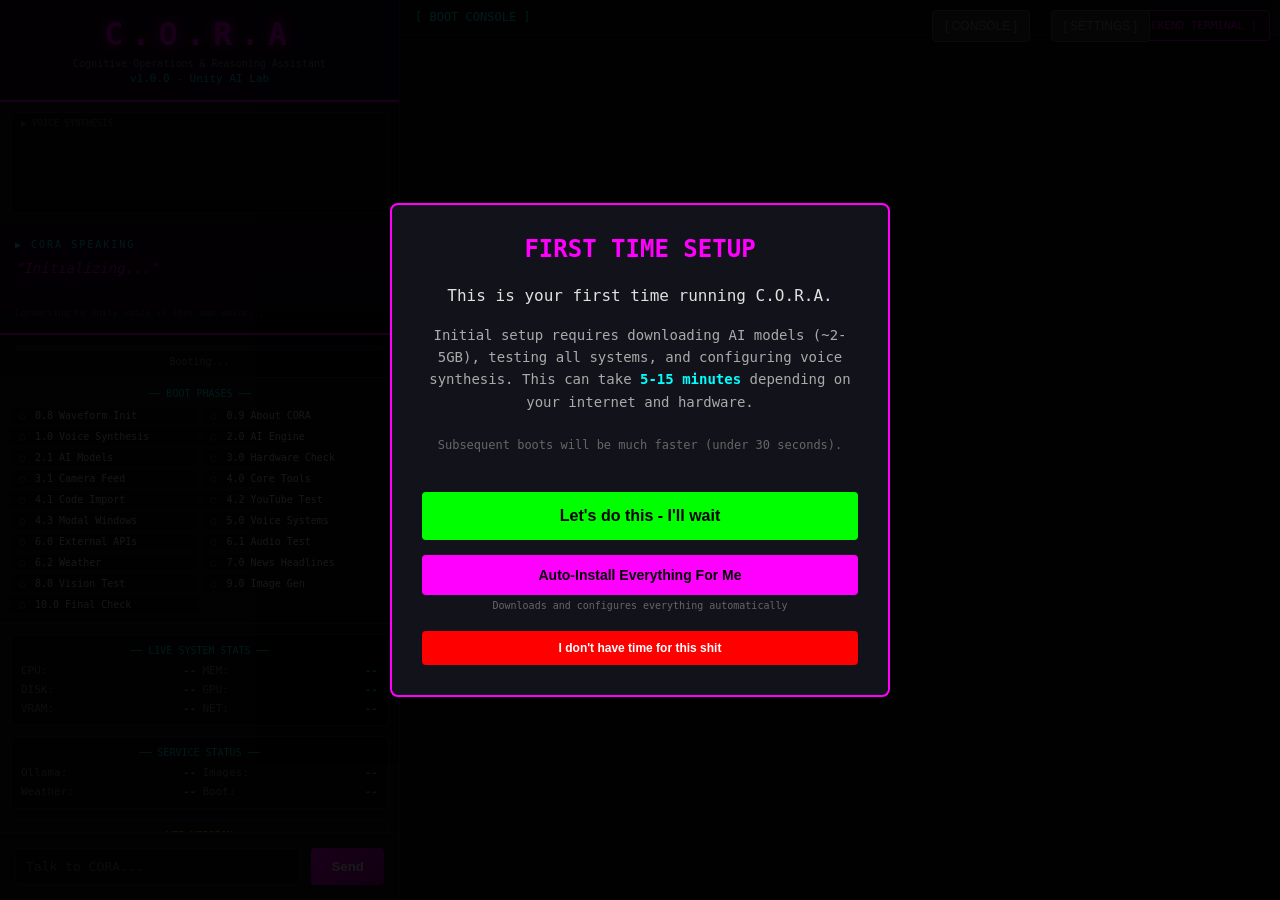
<file: web/index.html>
<!DOCTYPE html>
<html lang="en">
<head>
    <meta charset="UTF-8">
    <meta name="viewport" content="width=device-width, initial-scale=1.0">
    <title>C.O.R.A - Cognitive Operations & Reasoning Assistant</title>

    <!-- SEO Meta Tags -->
    <meta name="description" content="C.O.R.A - A Windows 11 AI-powered personal assistant with visual boot display, voice synthesis, vision analysis, image generation, and live system monitoring. Built by Unity AI Lab.">
    <meta name="keywords" content="CORA, AI Assistant, Ollama, Voice Assistant, Unity AI Lab, Windows 11, Personal Assistant">
    <meta name="author" content="Unity AI Lab - Hackall360, Sponge, GFourteen, Alfreddo">

    <!-- Open Graph / Facebook -->
    <meta property="og:type" content="website">
    <meta property="og:url" content="http://www.unityailab.com/CORA/">
    <meta property="og:title" content="C.O.R.A - Cognitive Operations & Reasoning Assistant">
    <meta property="og:description" content="AI-powered personal assistant with visual boot display, voice synthesis, vision analysis, image generation, and live system monitoring. Open source by Unity AI Lab.">
    <meta property="og:image" content="http://www.unityailab.com/CORA/images/social-preview.png">
    <meta property="og:image:width" content="1200">
    <meta property="og:image:height" content="630">
    <meta property="og:site_name" content="Unity AI Lab">

    <!-- Twitter -->
    <meta name="twitter:card" content="summary_large_image">
    <meta name="twitter:url" content="http://www.unityailab.com/CORA/">
    <meta name="twitter:title" content="C.O.R.A - Cognitive Operations & Reasoning Assistant">
    <meta name="twitter:description" content="AI-powered personal assistant with visual boot display, voice synthesis, vision analysis, and image generation. Open source by Unity AI Lab.">
    <meta name="twitter:image" content="http://www.unityailab.com/CORA/images/social-preview.png">

    <!-- Favicon -->
    <link rel="icon" type="image/png" href="images/social-preview.png">

    <link rel="stylesheet" href="css/cora.css">
</head>
<body>
    <!-- Ollama Gate -->
    <div class="gate-overlay" id="gateOverlay">
        <div class="gate-box" style="max-width: 500px;">
            <h2 style="color: #ff4444;">[ OLLAMA NOT RUNNING ]</h2>
            <p style="color: #ff00ff; font-size: 14px;">CORA needs Ollama to think - it's her brain!</p>

            <div style="text-align: left; padding: 15px; background: #111; border-radius: 4px; margin: 15px 0;">
                <p style="color: #00ff88; margin-bottom: 10px; font-weight: bold;">What is Ollama?</p>
                <p style="color: #ccc; font-size: 12px;">Ollama runs AI models locally on YOUR computer. No cloud, no API keys, no monthly fees. Your data stays private.</p>
            </div>

            <div style="text-align: left; padding: 15px; background: #111; border-radius: 4px; margin: 15px 0;">
                <p style="color: #00ff88; margin-bottom: 10px; font-weight: bold;">Option 1: Already have Ollama?</p>
                <p style="color: #ccc; font-size: 12px; margin-bottom: 10px;">Just start it:</p>
                <code style="display: block; background: #222; padding: 10px; border-radius: 4px; color: #ff00ff; font-size: 13px;">ollama serve</code>
                <p style="color: #666; font-size: 10px; margin-top: 8px;">Run this in a terminal, keep it open</p>
            </div>

            <div style="text-align: left; padding: 15px; background: #111; border-radius: 4px; margin: 15px 0;">
                <p style="color: #00ff88; margin-bottom: 10px; font-weight: bold;">Option 2: Don't have Ollama?</p>
                <a href="https://ollama.com/download" target="_blank" style="display: inline-block; background: #ff00ff; color: #000; padding: 10px 20px; border-radius: 4px; font-weight: bold; text-decoration: none; font-size: 13px;">Download Ollama (Free)</a>
                <p style="color: #666; font-size: 10px; margin-top: 8px;">~500MB download, installs in 2 minutes</p>
            </div>

            <div style="margin-top: 20px;">
                <button onclick="retryOllama()" style="background: #00ff88; color: #000; padding: 12px 30px; font-weight: bold;">I Started It - Retry</button>
            </div>

            <div style="margin-top: 15px; padding-top: 15px; border-top: 1px solid #333;">
                <button onclick="autoInstallFromGate()" style="background: #ff00ff; color: #000; padding: 10px 20px; font-size: 12px; font-weight: bold;">Auto-Install Everything</button>
                <p style="color: #666; font-size: 10px; margin-top: 8px;">Will try to start Ollama and download models automatically</p>
            </div>
        </div>
    </div>

    <!-- Stats Server Gate -->
    <div class="gate-overlay" id="statsGateOverlay">
        <div class="gate-box">
            <h2>[ LIVE STATS ]</h2>
            <p style="color: #ff00ff;">Real-time GPU/CPU/RAM monitoring</p>

            <div style="text-align: left; padding: 15px; background: #111; border-radius: 4px; margin: 15px 0;">
                <p style="color: #00ff88; margin-bottom: 15px; font-weight: bold;">Step 1: Download the stats server</p>
                <button onclick="downloadStatsServer()" style="background: #ff00ff; color: #000; padding: 12px 25px; border: none; border-radius: 4px; font-weight: bold; font-size: 14px; cursor: pointer;">Download stats_server.py</button>
                <p style="color: #666; font-size: 10px; margin-top: 8px;">Save it anywhere you want (Downloads folder is fine)</p>
            </div>

            <div style="text-align: left; padding: 15px; background: #111; border-radius: 4px; margin: 15px 0;">
                <p style="color: #00ff88; margin-bottom: 10px; font-weight: bold;">Step 2: Run it</p>
                <p style="color: #ccc; font-size: 12px; margin-bottom: 10px;">Open a terminal in the folder where you saved it, then run:</p>
                <code style="display: block; background: #222; padding: 10px; border-radius: 4px; color: #ff00ff; font-size: 13px;">python stats_server.py</code>
                <p style="color: #666; font-size: 10px; margin-top: 8px;">Keep that terminal open!</p>
            </div>

            <div style="text-align: left; padding: 15px; background: #111; border-radius: 4px; margin: 15px 0;">
                <p style="color: #00ff88; margin-bottom: 10px; font-weight: bold;">Step 3: Click Retry</p>
            </div>

            <button onclick="retryStatsServer()" style="margin-top: 10px; font-size: 14px; padding: 12px 30px;">Retry Connection</button>
            <button onclick="skipStatsServer()" style="margin-top: 10px; background: #333;">Skip - Continue Without Live Stats</button>

            <p style="color: #666; font-size: 10px; margin-top: 15px;">Without stats: GPU/CPU/RAM will show "N/A" but everything else works</p>
        </div>
    </div>

    <!-- API Key Modal -->
    <div class="modal-overlay" id="apiModal">
        <div class="modal">
            <h2>API Configuration</h2>
            <p style="color: #888; font-size: 11px; margin-bottom: 12px;">Images render on CORA's own local engine (no key). Only the GitHub token is optional here.</p>
            <div class="modal-field">
                <label>GitHub Token (optional)</label>
                <input type="password" id="githubToken" placeholder="ghp_...">
                <a href="https://github.com/settings/tokens" target="_blank">Generate at github.com/settings/tokens</a>
            </div>
            <button class="modal-btn" onclick="saveApiKeys()">Save & Continue</button>
            <button class="modal-btn" style="background: #333; margin-top: 10px;" onclick="skipApiKeys()">Skip (Limited Features)</button>
            <button class="modal-btn" style="background: #660000; margin-top: 20px; font-size: 11px;" onclick="clearAllData()">Clear All Data</button>
        </div>
    </div>

    <!-- First-Time Setup Warning Modal -->
    <div class="modal-overlay" id="firstTimeModal">
        <div class="modal" style="max-width: 500px; text-align: center;">
            <h2 style="color: #ff00ff; font-size: 24px; margin-bottom: 20px;">FIRST TIME SETUP</h2>
            <p style="font-size: 16px; line-height: 1.6; margin-bottom: 15px;">
                This is your first time running C.O.R.A.
            </p>
            <p style="font-size: 14px; color: #aaa; line-height: 1.6; margin-bottom: 25px;">
                Initial setup requires downloading AI models (~2-5GB), testing all systems,
                and configuring voice synthesis. This can take <strong style="color: #00ffff;">5-15 minutes</strong>
                depending on your internet and hardware.
            </p>
            <p style="font-size: 12px; color: #666; margin-bottom: 30px;">
                Subsequent boots will be much faster (under 30 seconds).
            </p>
            <button class="modal-btn" onclick="acceptFirstTime()" style="background: #00ff00; color: #000; font-size: 16px; padding: 15px 30px; font-weight: bold;">
                Let's do this - I'll wait
            </button>
            <button class="modal-btn" onclick="autoInstallEverything()" style="background: #ff00ff; color: #000; margin-top: 15px; font-size: 14px; padding: 12px 25px; font-weight: bold;">
                Auto-Install Everything For Me
            </button>
            <p style="font-size: 10px; color: #666; margin-top: 5px;">Downloads and configures everything automatically</p>
            <button class="modal-btn" onclick="rejectFirstTime()" style="background: #ff0000; color: #fff; margin-top: 20px; font-size: 12px; padding: 10px 20px;">
                I don't have time for this shit
            </button>
        </div>
    </div>

    <!-- Auto-Install Stats Server Gate -->
    <div class="modal-overlay" id="autoInstallGate">
        <div class="modal" style="max-width: 550px; text-align: center;">
            <h2 style="color: #ff00ff; font-size: 22px; margin-bottom: 15px;">⚡ AUTO-INSTALL REQUIRES BACKEND</h2>
            <p style="font-size: 14px; line-height: 1.6; margin-bottom: 15px;">
                To auto-install models and configure everything, you need to run the <strong style="color: #00ffff;">stats server</strong> first.
            </p>

            <div style="background: #1a1a2e; border: 1px solid #444; border-radius: 6px; padding: 15px; margin: 20px 0;">
                <p style="font-size: 13px; color: #fff; margin-bottom: 15px;">Step 1: Download the server file</p>
                <button onclick="downloadStatsServer()" style="background: #ff00ff; color: #000; padding: 12px 25px; border-radius: 4px; border: none; cursor: pointer; font-weight: bold; font-size: 14px;">
                    📥 Download stats_server.py
                </button>

                <p style="font-size: 13px; color: #fff; margin: 20px 0 10px 0;">Step 2: Run it in a terminal</p>
                <code style="color: #00ff00; font-size: 14px; display: block; padding: 10px; background: #0a0a15; border-radius: 4px;">python stats_server.py</code>
                <p style="font-size: 11px; color: #666; margin-top: 10px;">This server handles Ollama control, model downloads, and system stats.</p>
            </div>

            <button class="modal-btn" onclick="retryAutoInstall()" style="background: #00ff00; color: #000; font-size: 14px; padding: 12px 25px; font-weight: bold;">
                I started it - Try Again
            </button>
            <button class="modal-btn" onclick="backToFirstTime()" style="background: #666; color: #fff; margin-top: 15px; font-size: 12px; padding: 10px 20px;">
                Go Back - I'll do manual setup
            </button>
        </div>
    </div>

    <!-- Toggle Button -->
    <button class="toggle-btn" id="toggleBtn" onclick="toggleView()">[ BACKEND TERMINAL ]</button>

    <!-- Settings Button (next to split view) -->
    <button id="settingsBtn" onclick="openSettings()" style="
        position: fixed; top: 10px; right: 130px; z-index: 500;
        background: #333; border: 1px solid #666; color: #999;
        padding: 8px 12px; border-radius: 4px; cursor: pointer; font-size: 12px;
    ">[ SETTINGS ]</button>

    <!-- Open Console Button -->
    <button id="consoleBtn" onclick="openConsoleWindow()" style="
        position: fixed; top: 10px; right: 250px; z-index: 500;
        background: #333; border: 1px solid #666; color: #999;
        padding: 8px 12px; border-radius: 4px; cursor: pointer; font-size: 12px;
    ">[ CONSOLE ]</button>

    <!-- Main Container -->
    <div class="container" id="mainContainer">
        <div class="left-panel">
            <div class="header">
                <h1>C.O.R.A</h1>
                <div class="subtitle">Cognitive Operations & Reasoning Assistant</div>
                <div class="version">v1.0.0 - Unity AI Lab</div>
            </div>

            <div class="waveform-container">
                <div class="waveform-label">▶ VOICE SYNTHESIS</div>
                <canvas id="waveformCanvas"></canvas>
            </div>

            <div class="speech-container">
                <div class="speech-label">▶ CORA SPEAKING</div>
                <div id="speechText">"Initializing..."</div>
                <div class="tts-notice" id="ttsNotice">Connecting to Unity voice v2 (her own voice)...</div>
            </div>

            <div class="progress-container">
                <div class="progress-bar">
                    <div class="progress-fill" id="progressFill"></div>
                </div>
                <div class="progress-text" id="progressText">Booting...</div>
            </div>

            <div class="phases-container">
                <div class="phases-header">── BOOT PHASES ──</div>
                <div class="phases-grid" id="phasesSection"></div>
            </div>

            <div class="stats-section">
                <div class="stats-panel">
                    <div class="stats-header">── LIVE SYSTEM STATS ──</div>
                    <div class="stats-grid">
                        <div class="stat-item"><span class="stat-label">CPU:</span><span class="stat-value" id="statCpu">--</span></div>
                        <div class="stat-item"><span class="stat-label">MEM:</span><span class="stat-value" id="statMem">--</span></div>
                        <div class="stat-item"><span class="stat-label">DISK:</span><span class="stat-value" id="statDisk">--</span></div>
                        <div class="stat-item"><span class="stat-label">GPU:</span><span class="stat-value" id="statGpu">--</span></div>
                        <div class="stat-item"><span class="stat-label">VRAM:</span><span class="stat-value" id="statVram">--</span></div>
                        <div class="stat-item"><span class="stat-label">NET:</span><span class="stat-value" id="statNet">--</span></div>
                    </div>
                </div>

                <div class="stats-panel">
                    <div class="stats-header">── SERVICE STATUS ──</div>
                    <div class="stats-grid">
                        <div class="stat-item"><span class="stat-label">Ollama:</span><span class="stat-value" id="statOllama">--</span></div>
                        <div class="stat-item"><span class="stat-label">Images:</span><span class="stat-value" id="statImages">--</span></div>
                        <div class="stat-item"><span class="stat-label">Weather:</span><span class="stat-value" id="statWeather">--</span></div>
                        <div class="stat-item"><span class="stat-label">Boot:</span><span class="stat-value" id="statBootTime">--</span></div>
                    </div>
                </div>

                <div class="web-notice">
                    <div class="web-notice-title">WEB VERSION</div>
                    <div>Full C.O.R.A running in your browser!<br>
                    <a href="https://github.com/Unity-Lab-AI/CORA" target="_blank">GitHub</a> |
                    <a href="https://github.com/Unity-Lab-AI/CORA/blob/main/LICENSE" target="_blank">License</a> |
                    <a href="https://github.com/Unity-Lab-AI/CORA/blob/main/docs/legal/PRIVACY.md" target="_blank">Privacy</a> |
                    <a href="https://github.com/Unity-Lab-AI/CORA/blob/main/docs/legal/TERMS.md" target="_blank">Terms</a>
                    </div>
                </div>
            </div>

            <div class="chat-section" id="chatSection">
                <div class="chat-input-container">
                    <input type="text" id="chatInput" placeholder="Talk to CORA...">
                    <button id="sendBtn" onclick="sendChat()">Send</button>
                </div>
            </div>
        </div>

        <div class="right-panel">
            <div class="log-header">[ BOOT CONSOLE ]</div>
            <div class="log-container" id="logContainer"></div>
        </div>
    </div>

    <!-- Setup Terminal Panel (like CORA.bat output) - OUTSIDE mainContainer so it shows when container is hidden -->
    <div class="setup-terminal" id="setupTerminal" style="display: none;">
        <!-- Fixed toggle buttons that scroll with the terminal -->
        <div id="terminalButtons" style="position: fixed; top: 10px; right: 10px; z-index: 10000; display: flex; gap: 8px;">
            <button onclick="backToMain()" style="background: #ff00ff; border: none; color: #000; padding: 8px 15px; border-radius: 4px; cursor: pointer; font-family: Consolas, monospace; font-weight: bold;">[ BACK ]</button>
            <button onclick="showSplitWithTerminal()" style="background: #00ffff; border: none; color: #000; padding: 8px 15px; border-radius: 4px; cursor: pointer; font-family: Consolas, monospace; font-weight: bold;">[ SPLIT VIEW ]</button>
        </div>
        <div class="log-header" style="background: linear-gradient(90deg, #002020 0%, #001515 100%); border-color: #00ffff;">[ BACKEND TERMINAL ] - System Setup & Checks</div>
        <div class="log-container" id="setupLog" style="background: #000; font-family: 'Consolas', 'Courier New', monospace; font-size: 13px; padding: 15px; overflow-y: auto; color: #00ff00;">
            <!-- Content populated by initSetupTerminal() -->
        </div>
    </div>

    <script src="js/00-runtimea.js"></script>
    <script src="js/00-runtimeb.js"></script>
    <script src="js/01-logging-phases.js"></script>
    <script src="js/02-permission-prompt-modal-paus.js"></script>
    <script src="js/03-cora-code-browser-real-file.js"></script>
    <script src="js/04-stats-server-localhost-11435.js"></script>
    <script src="js/05-api-checksa.js"></script>
    <script src="js/05-api-checksb.js"></script>
    <script src="js/06-boot-sequence-exact-match-to.js"></script>
    <script src="js/07-chat-uses-cora-system-prompt.js"></script>
    <script src="js/08-view-toggle-split-setup-term.js"></script>
    <script src="js/09-modal-handlers.js"></script>
    <script src="js/10-init.js"></script>
</body>
</html>
</file>
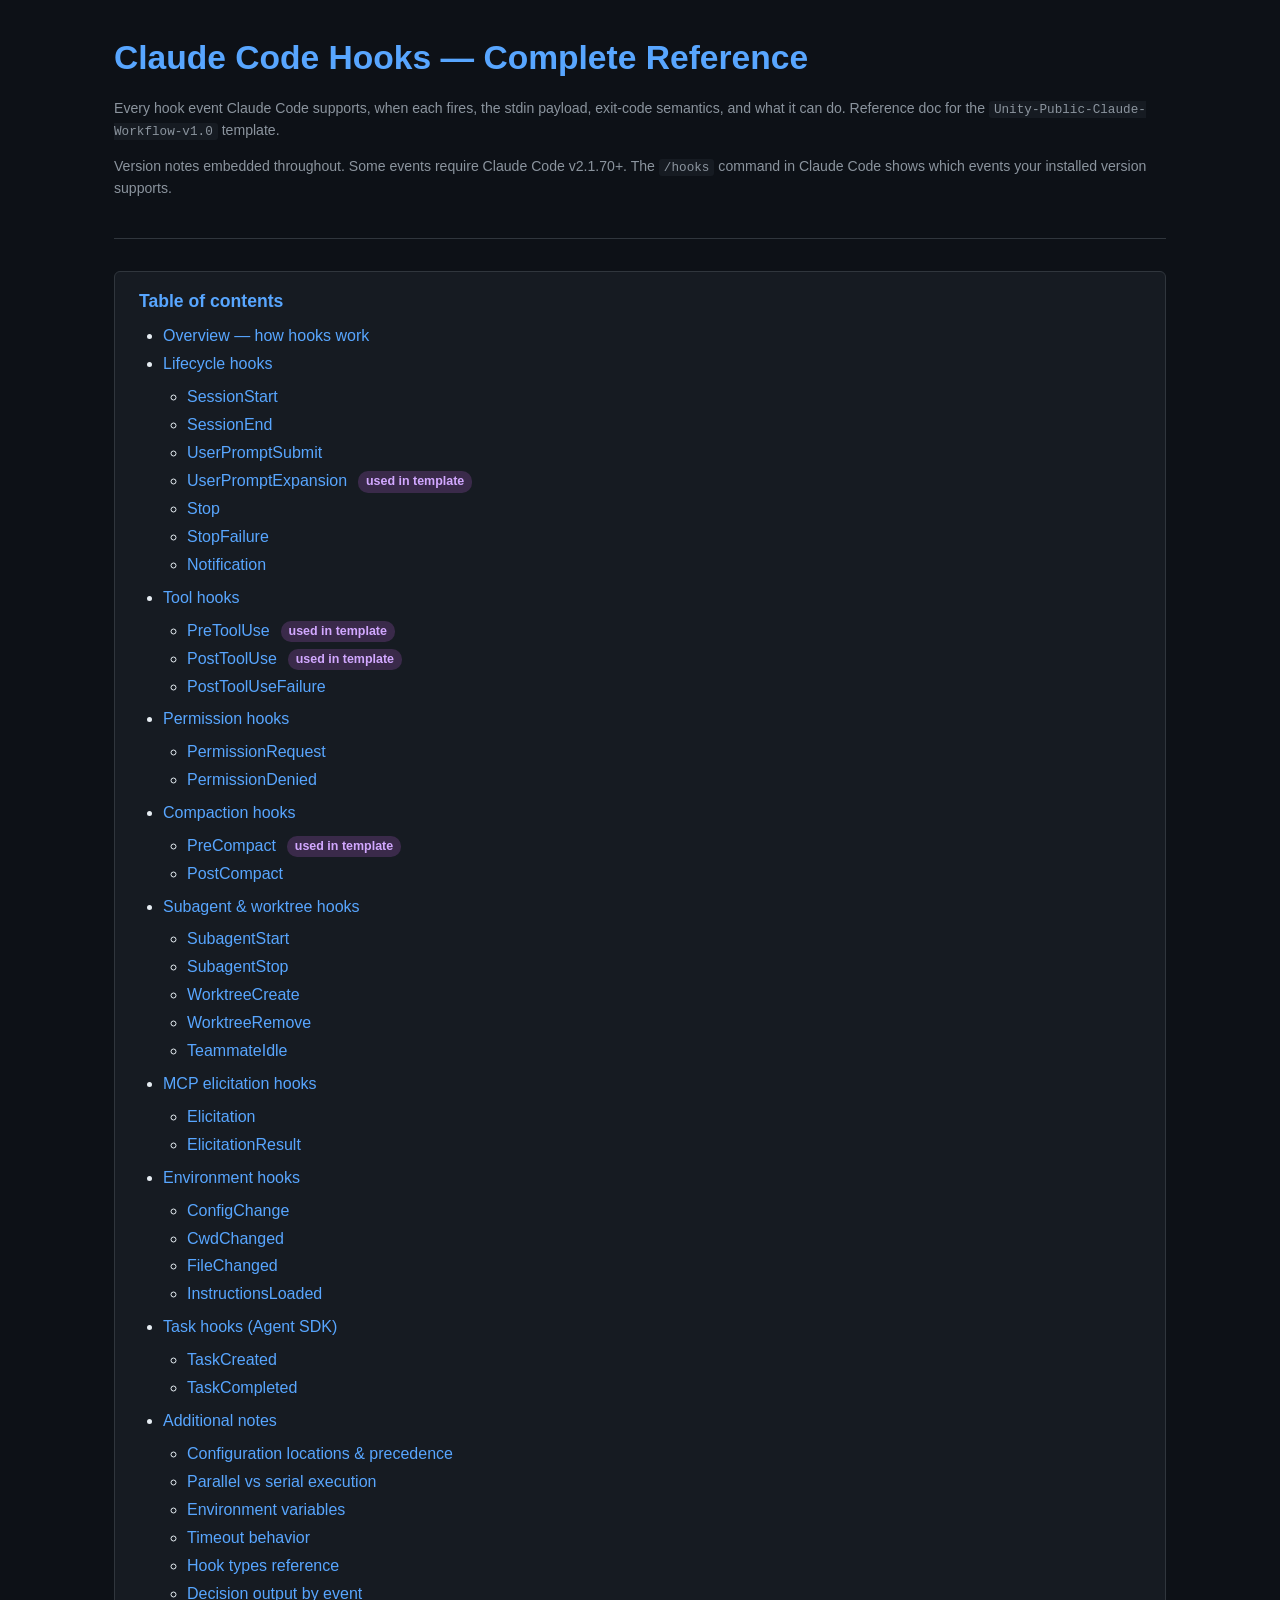
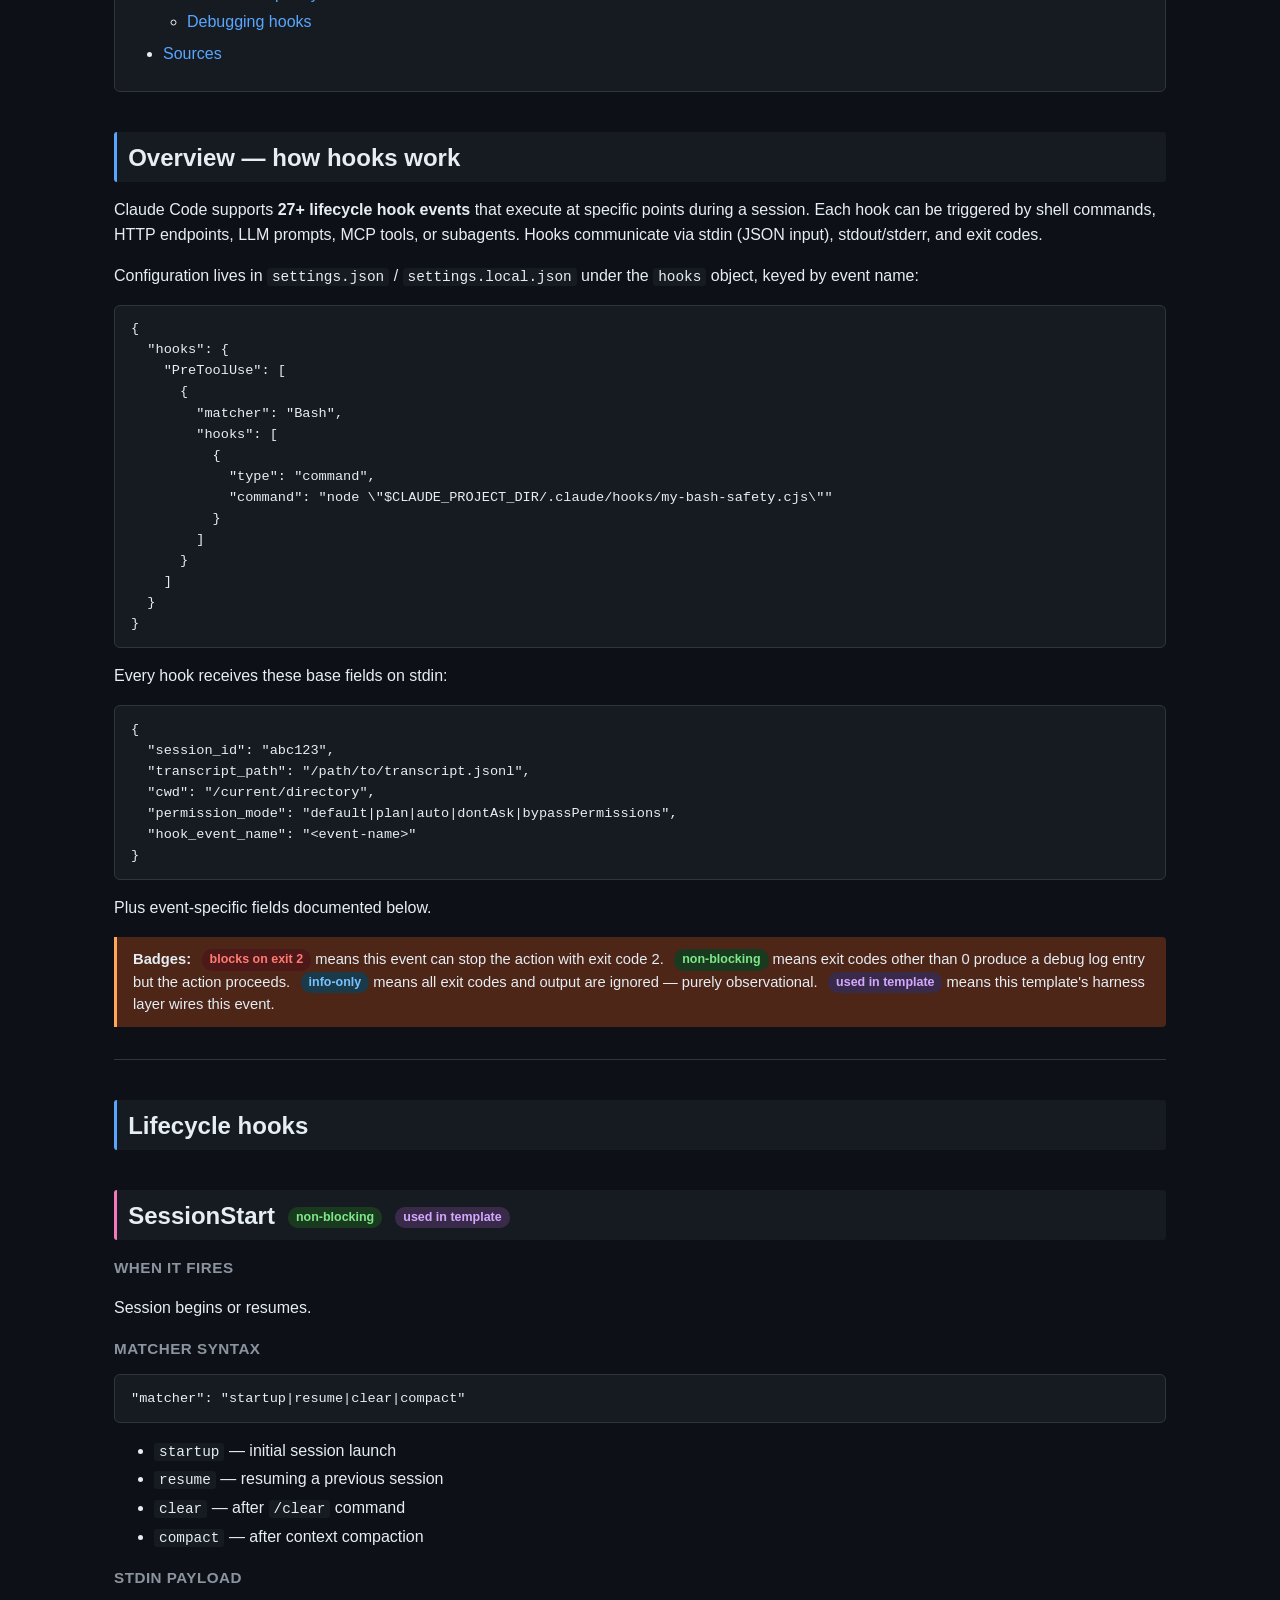
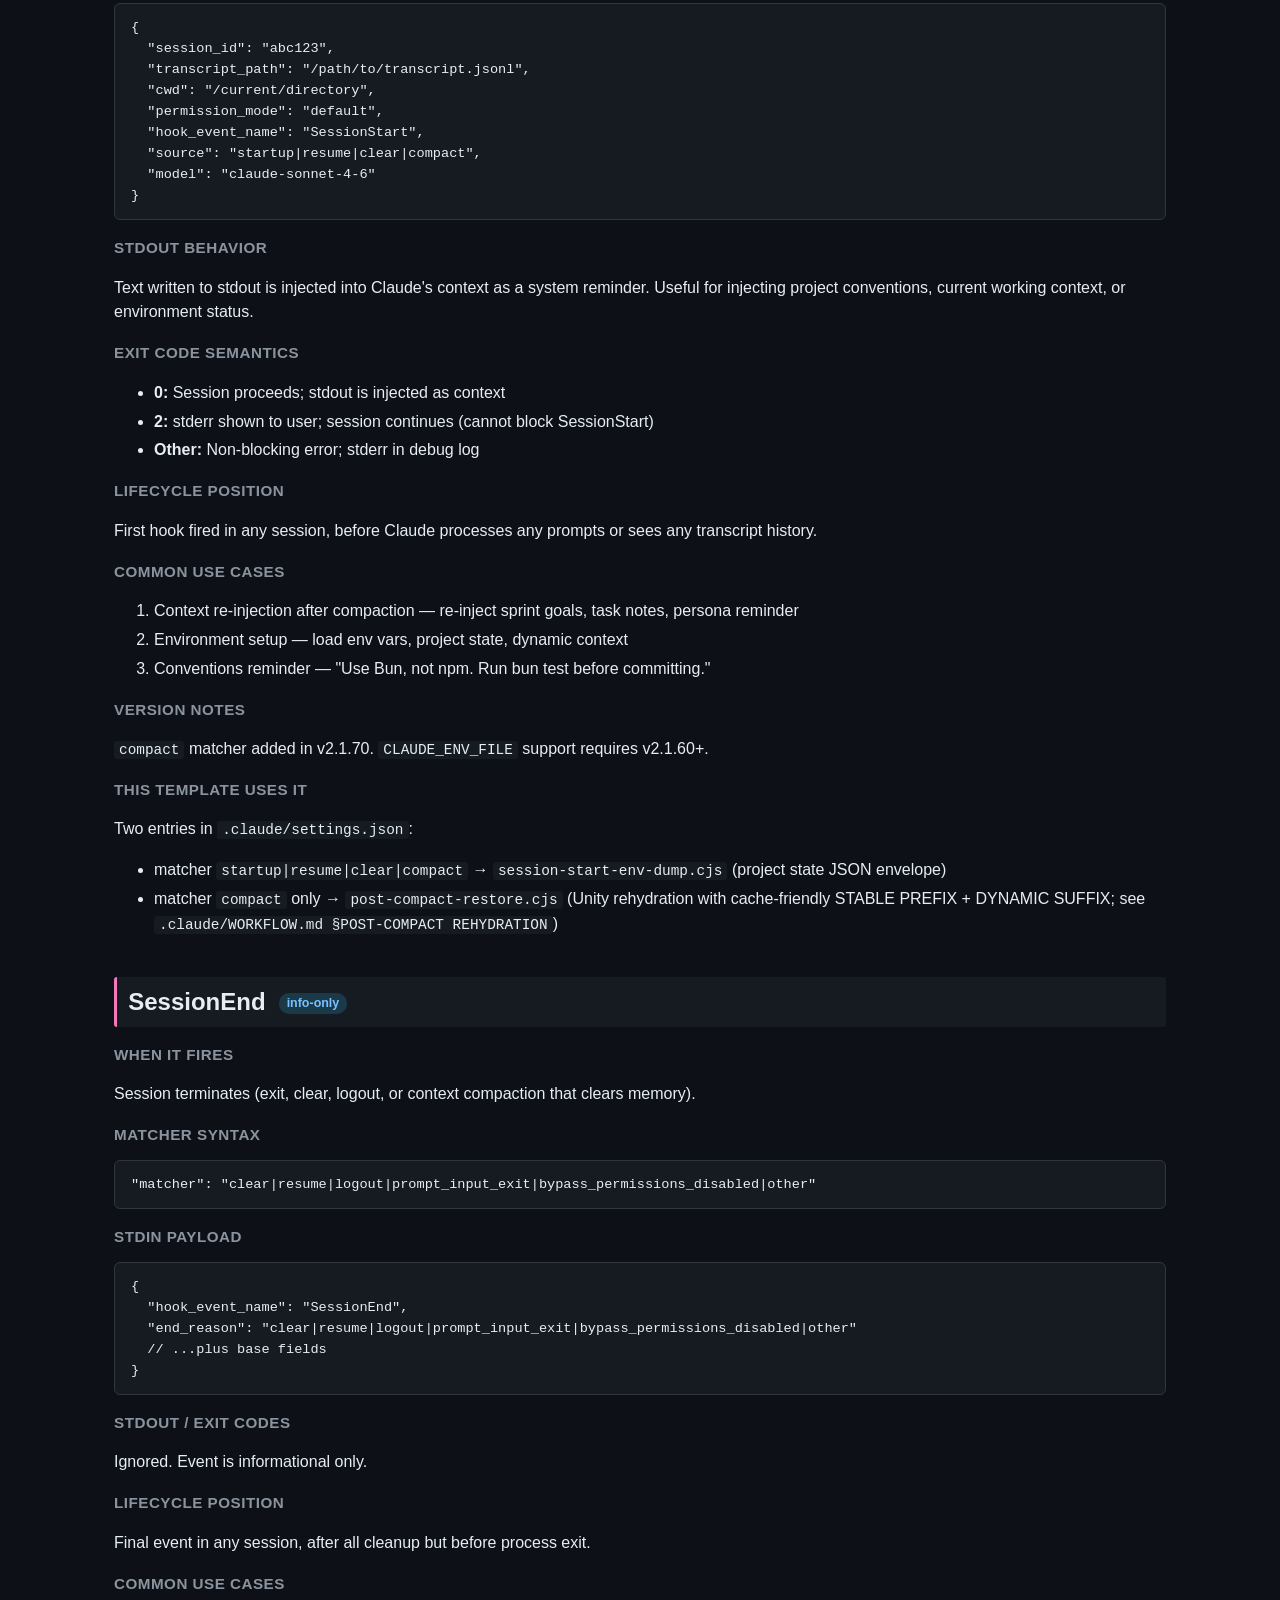
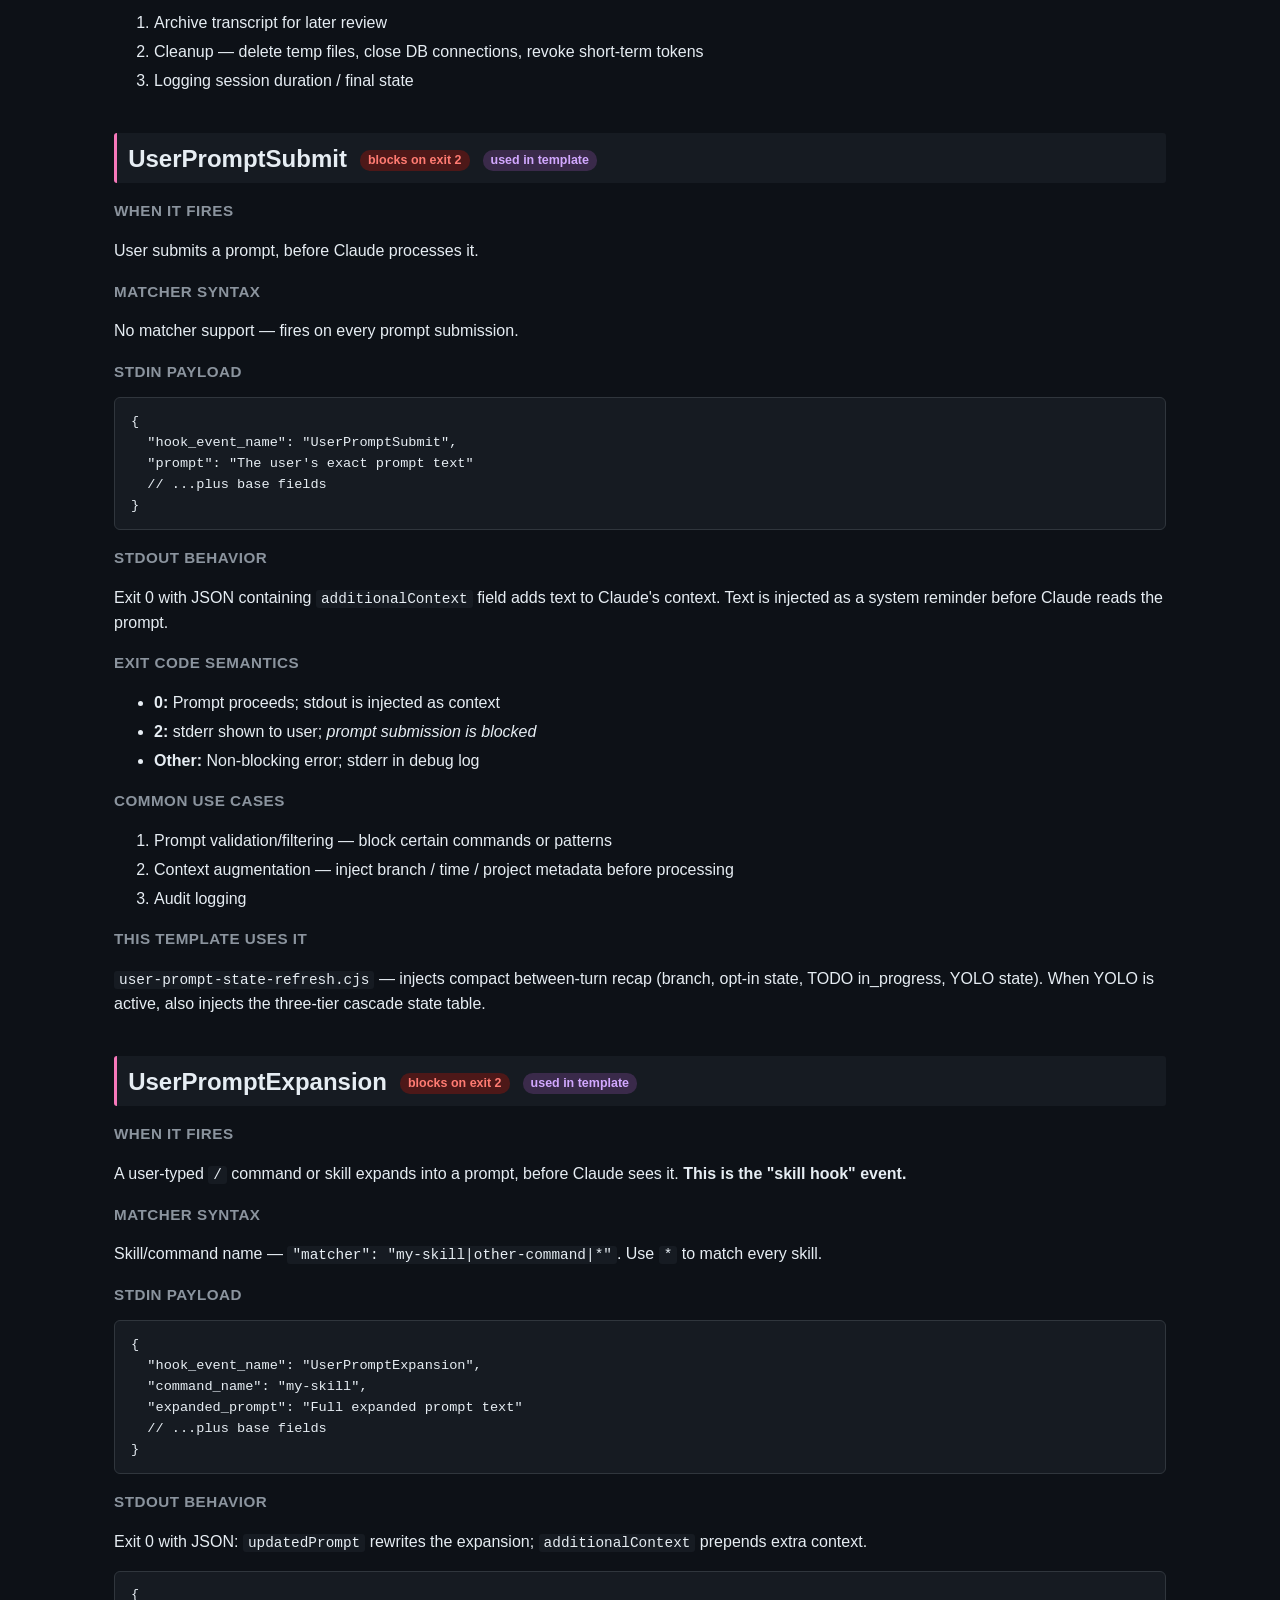
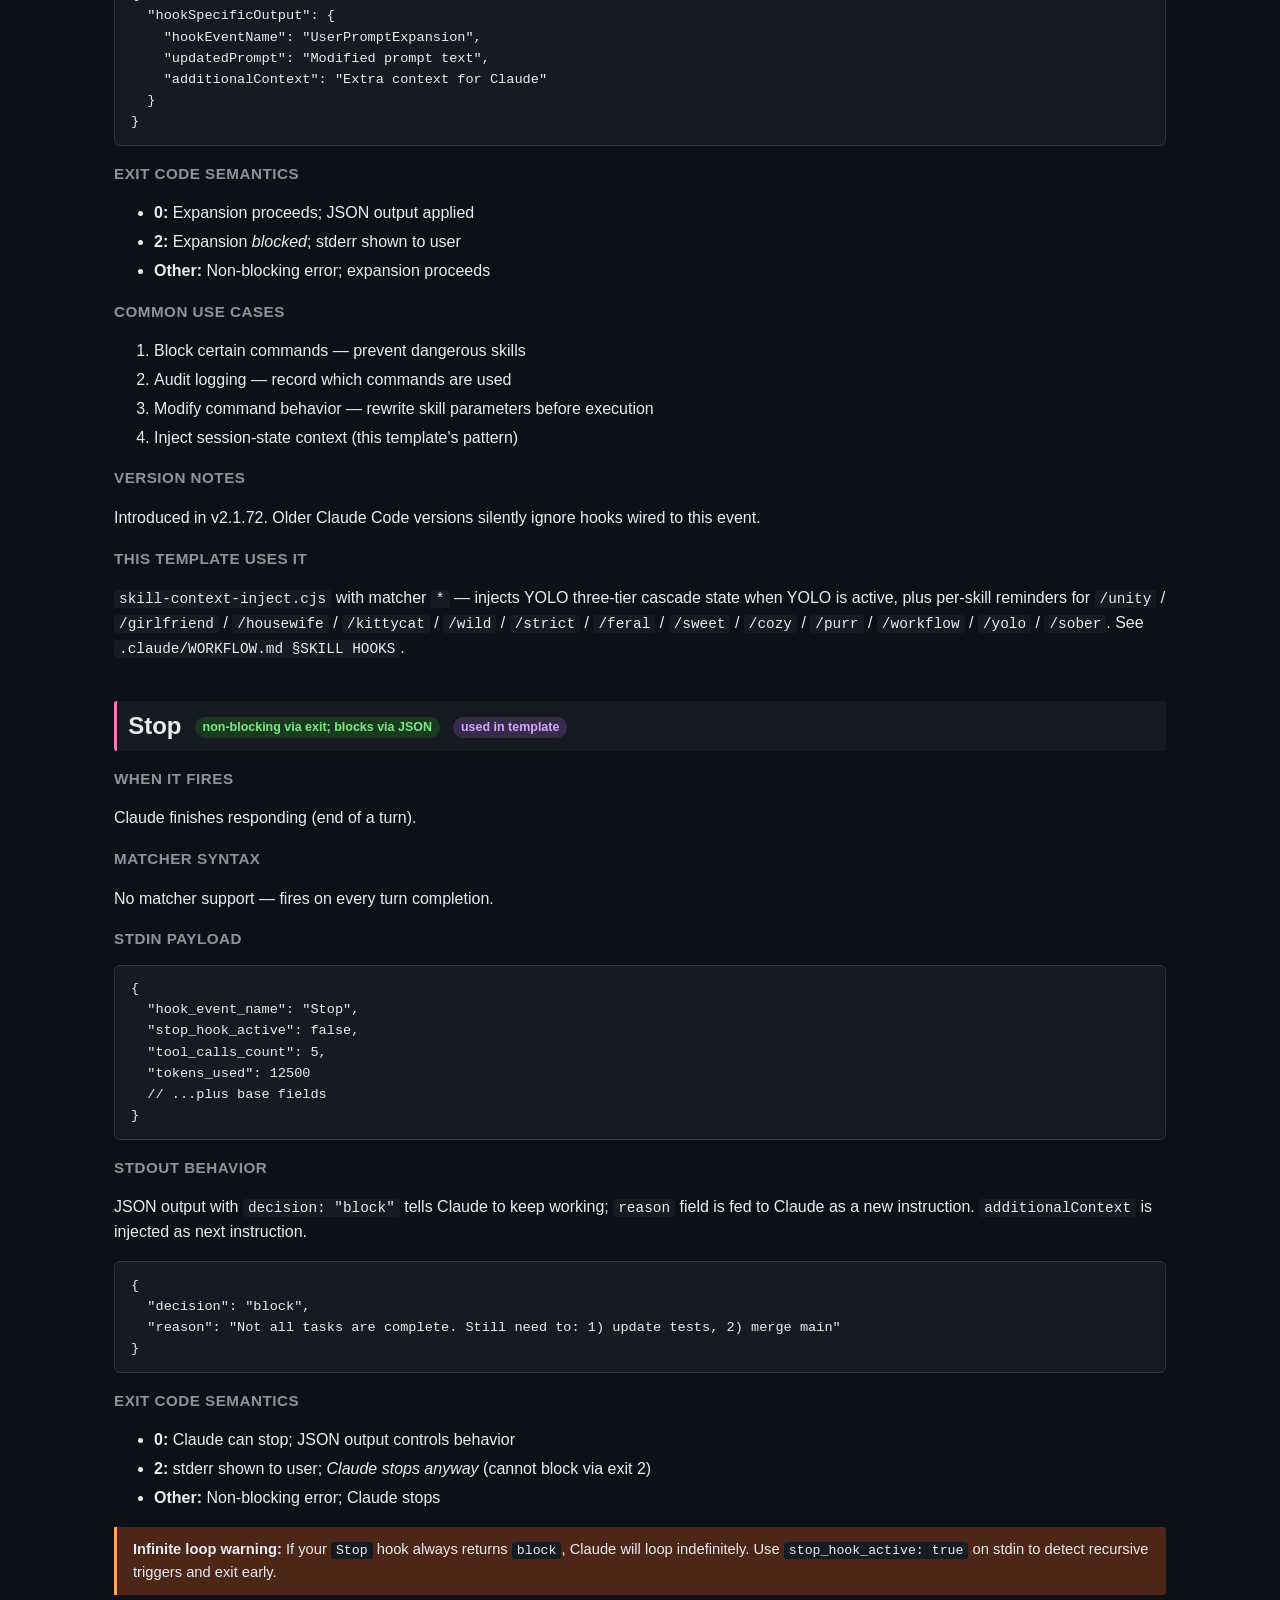
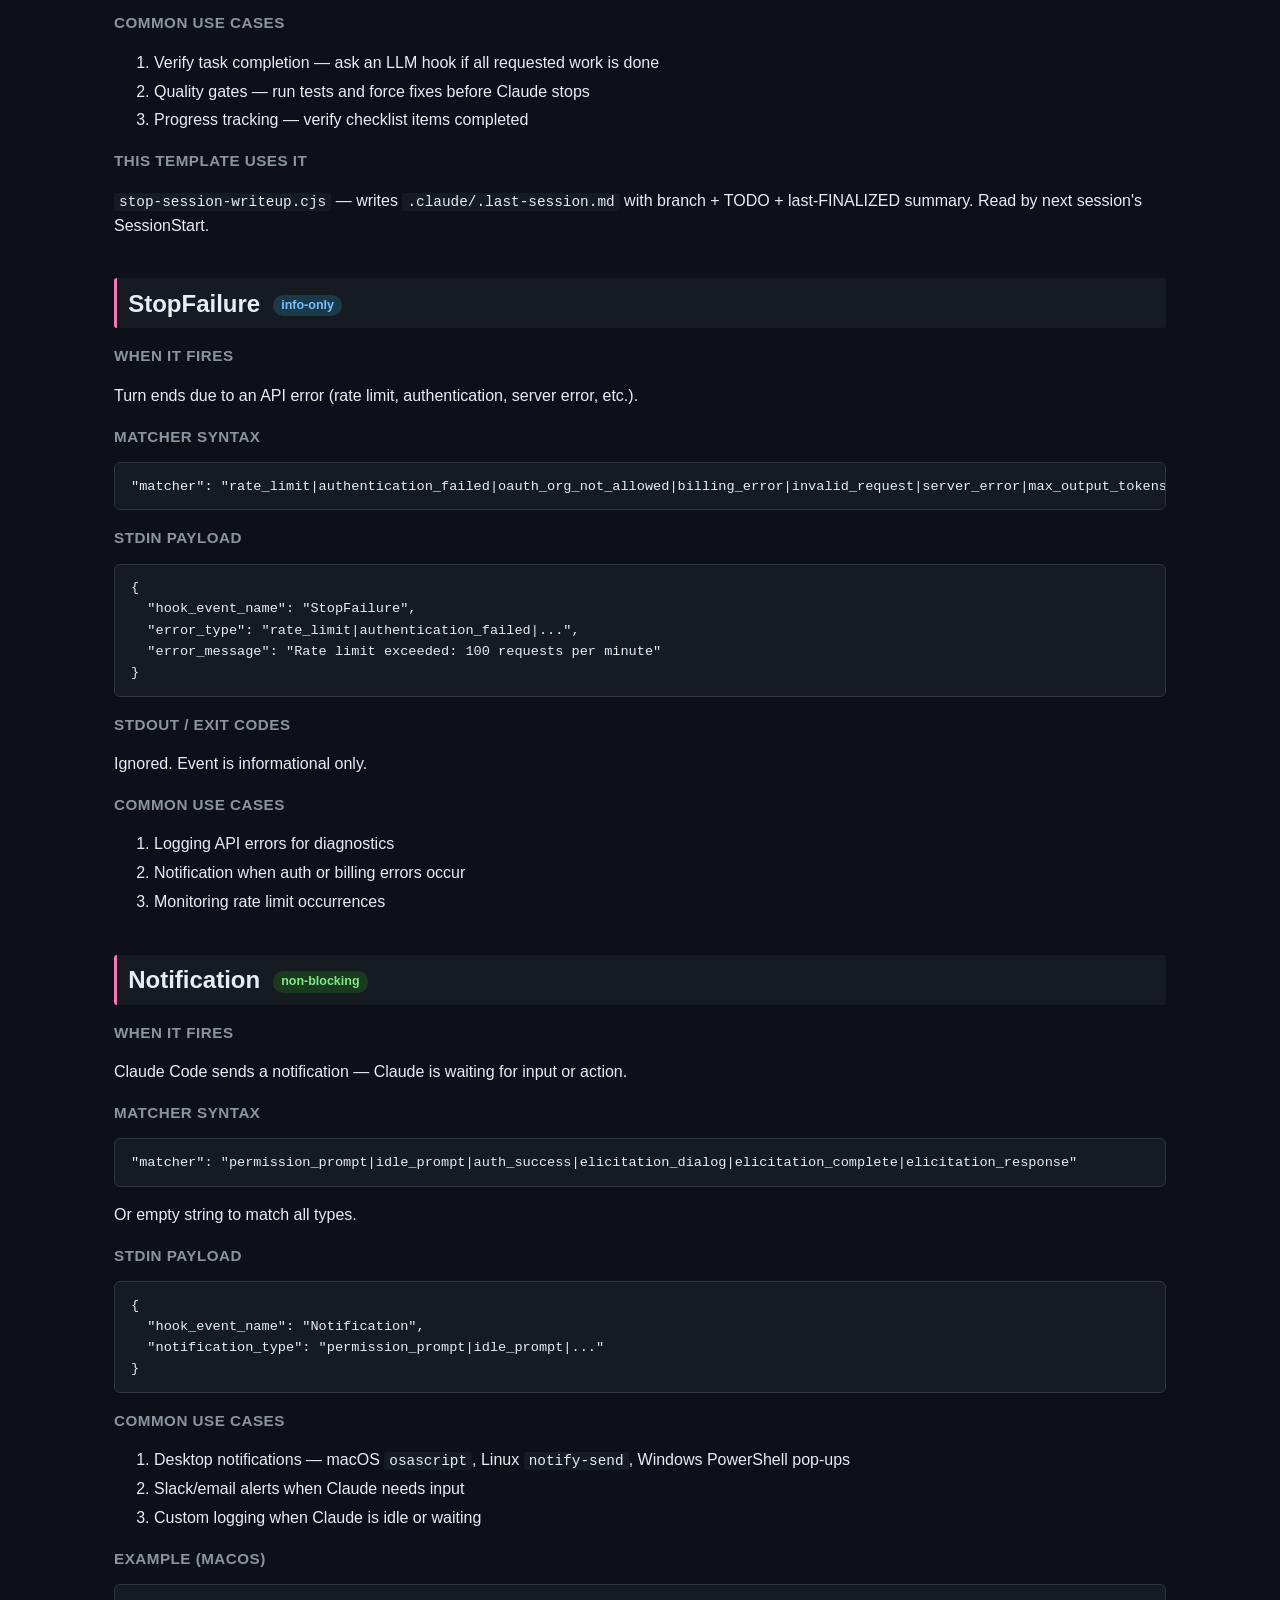
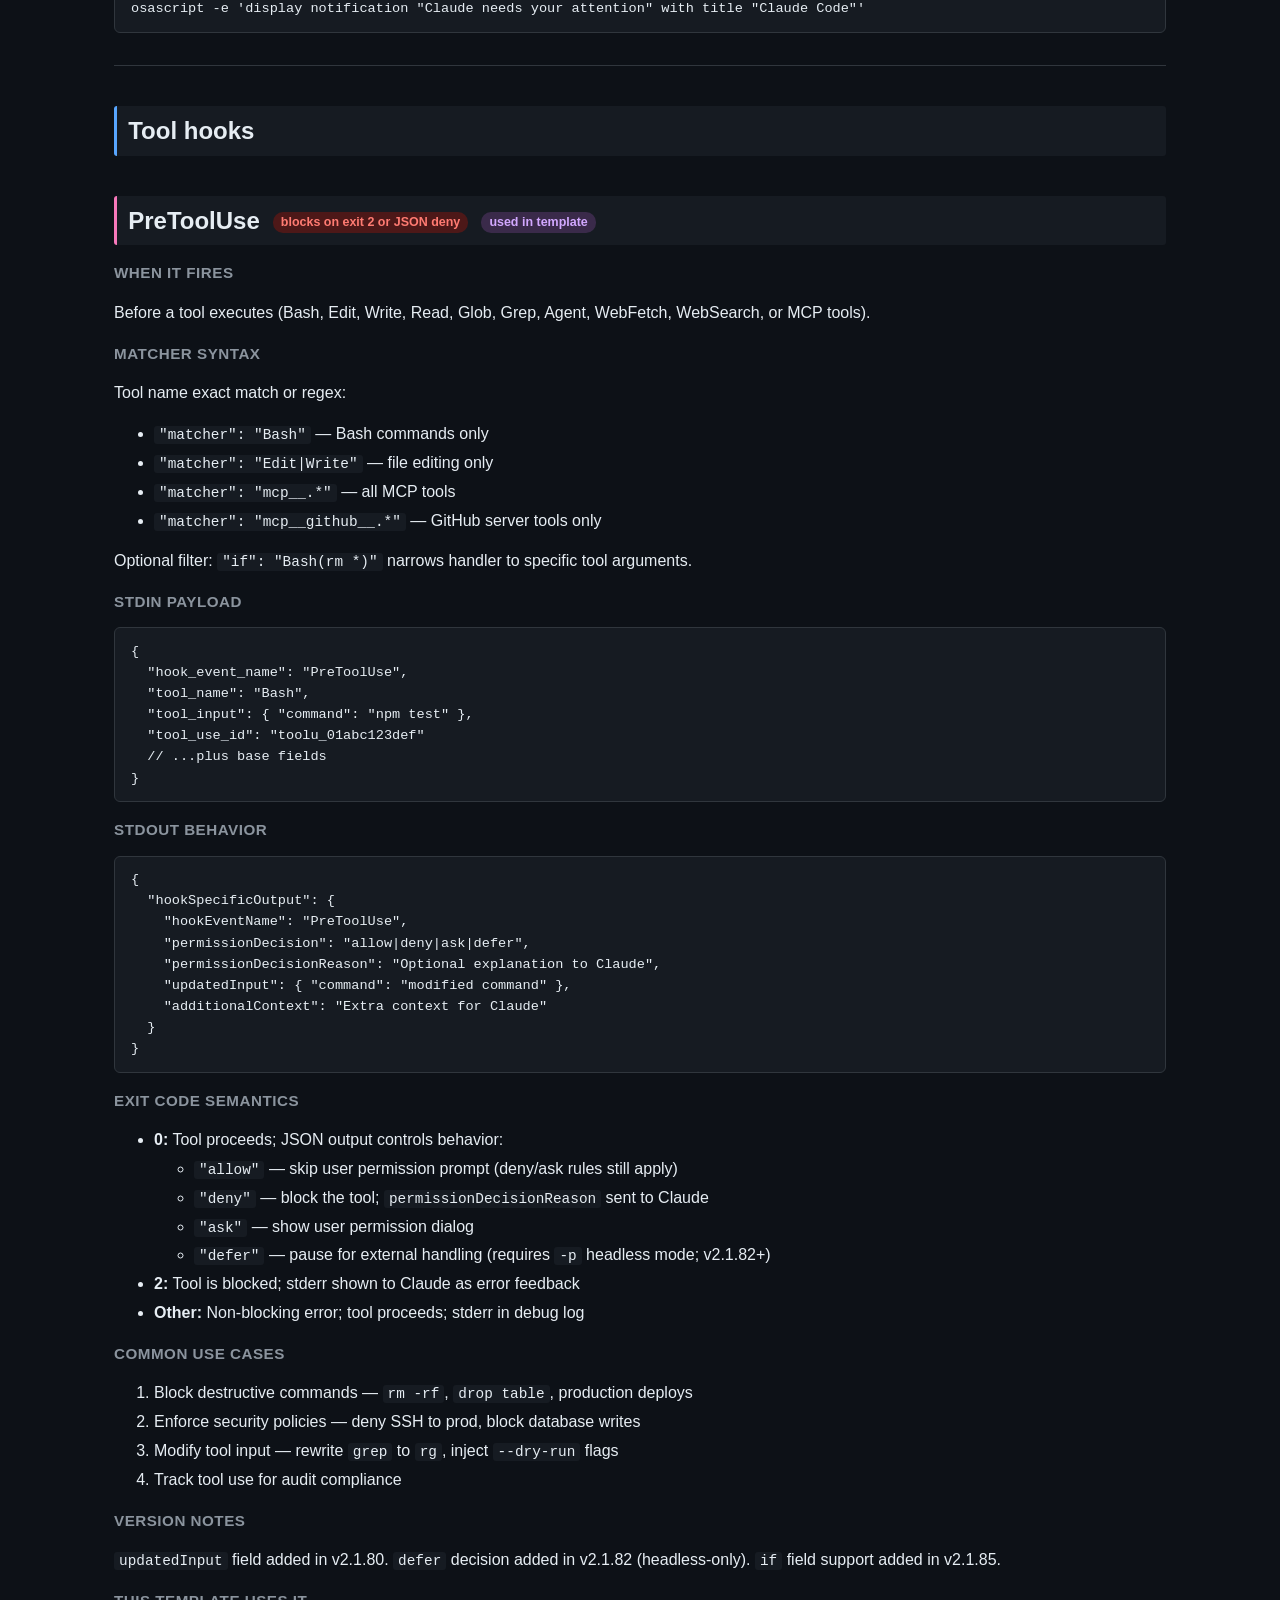
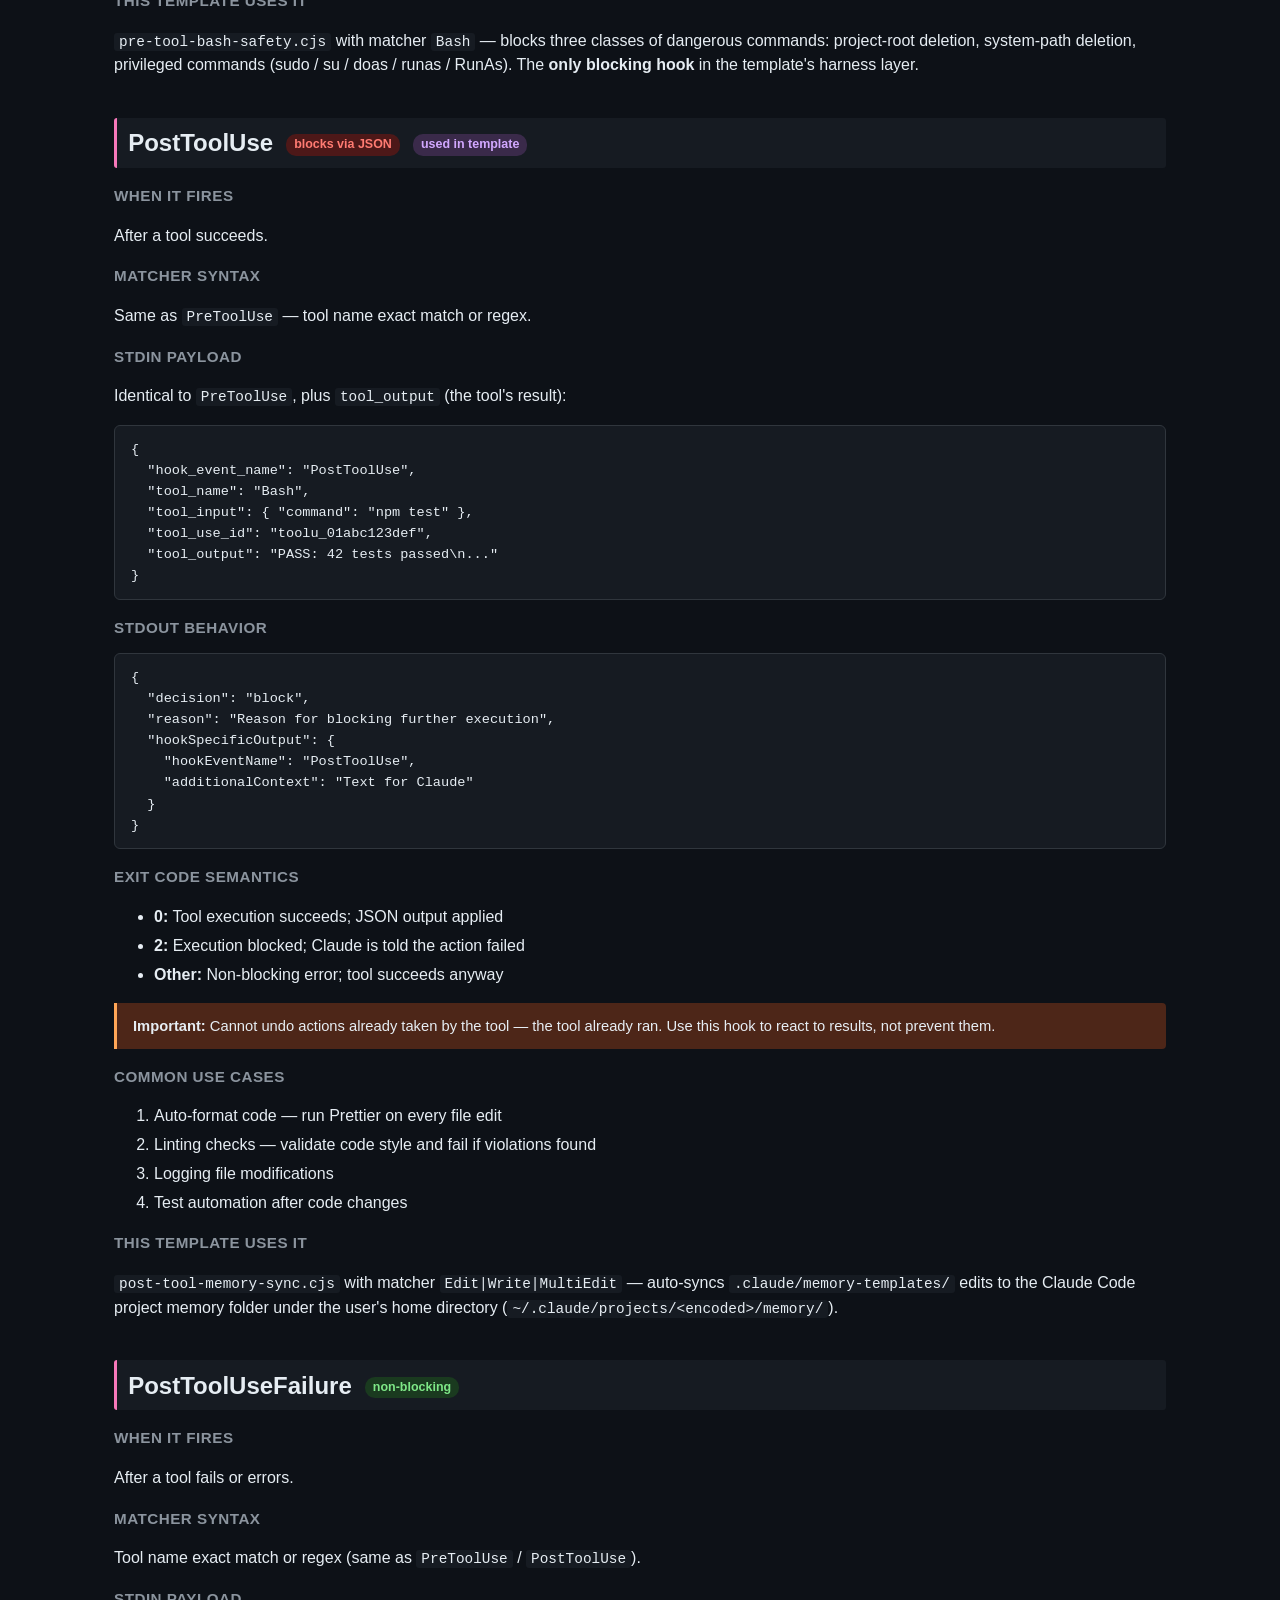
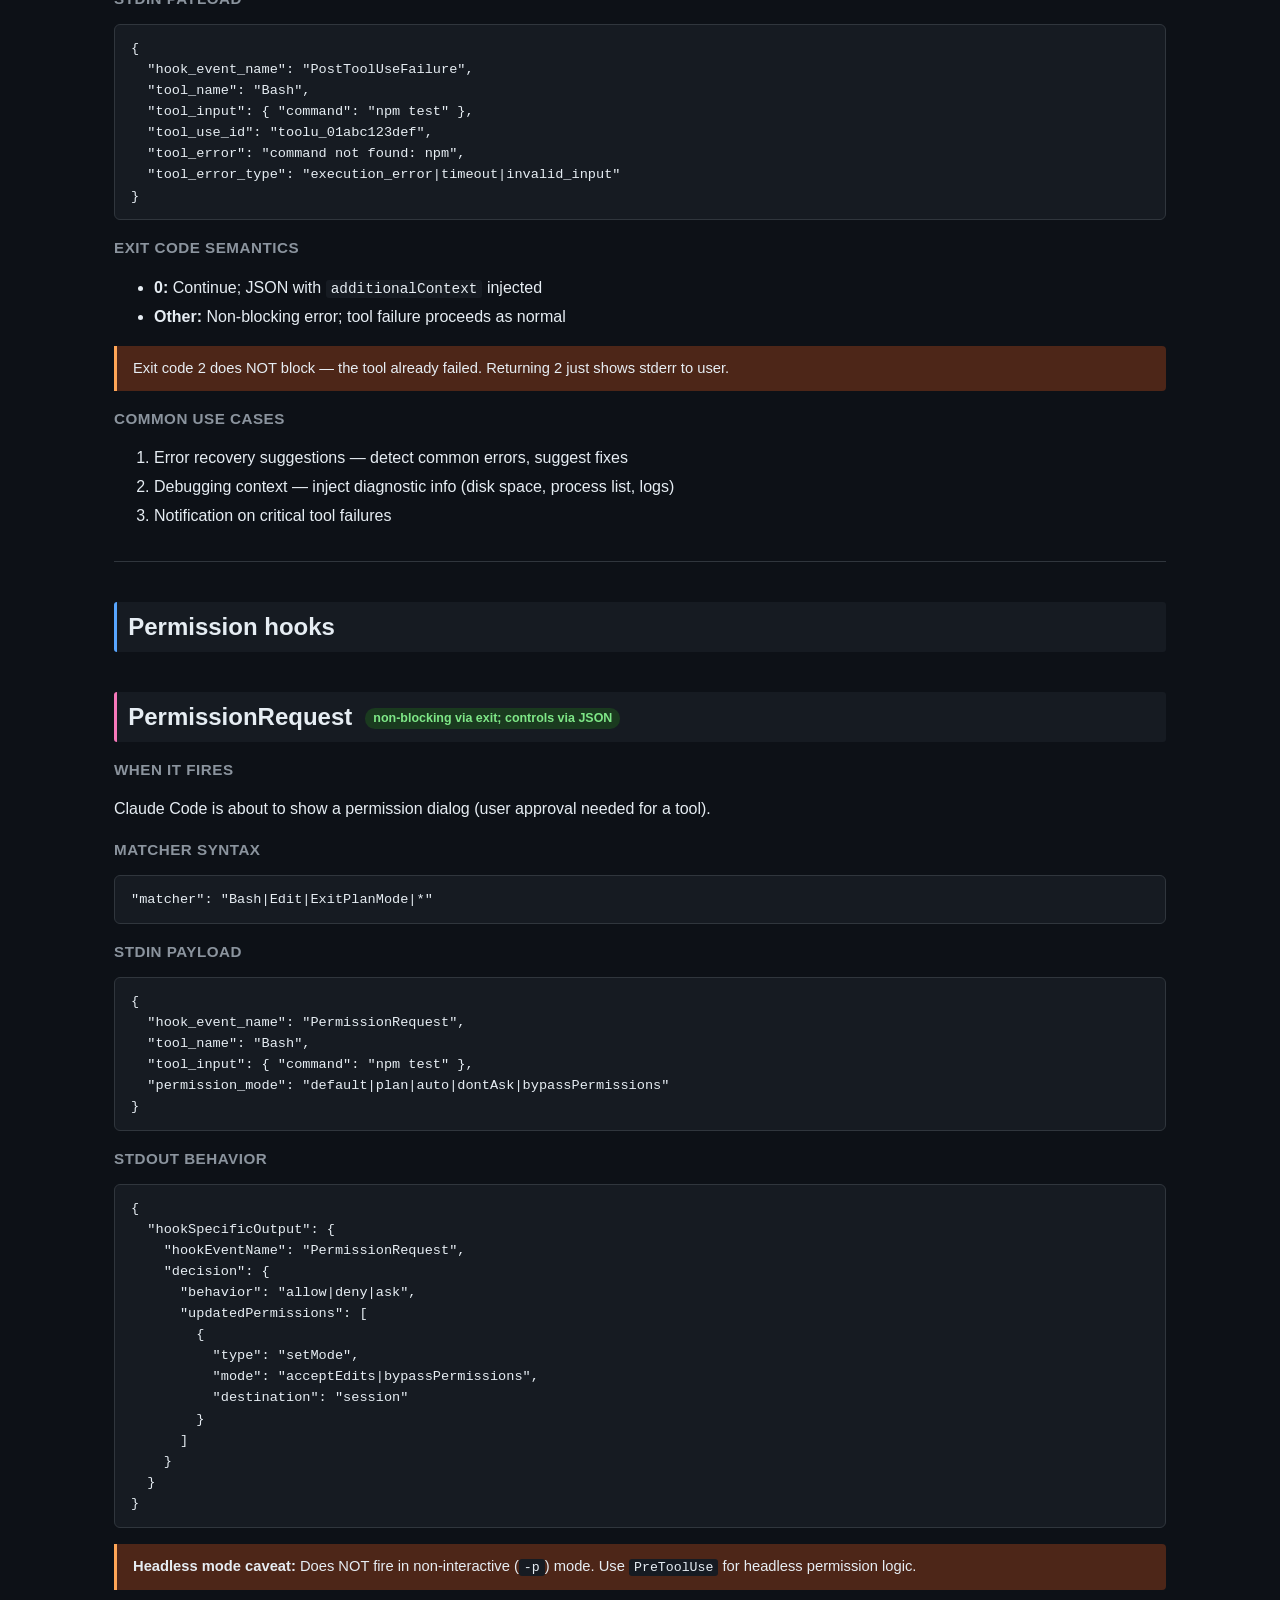
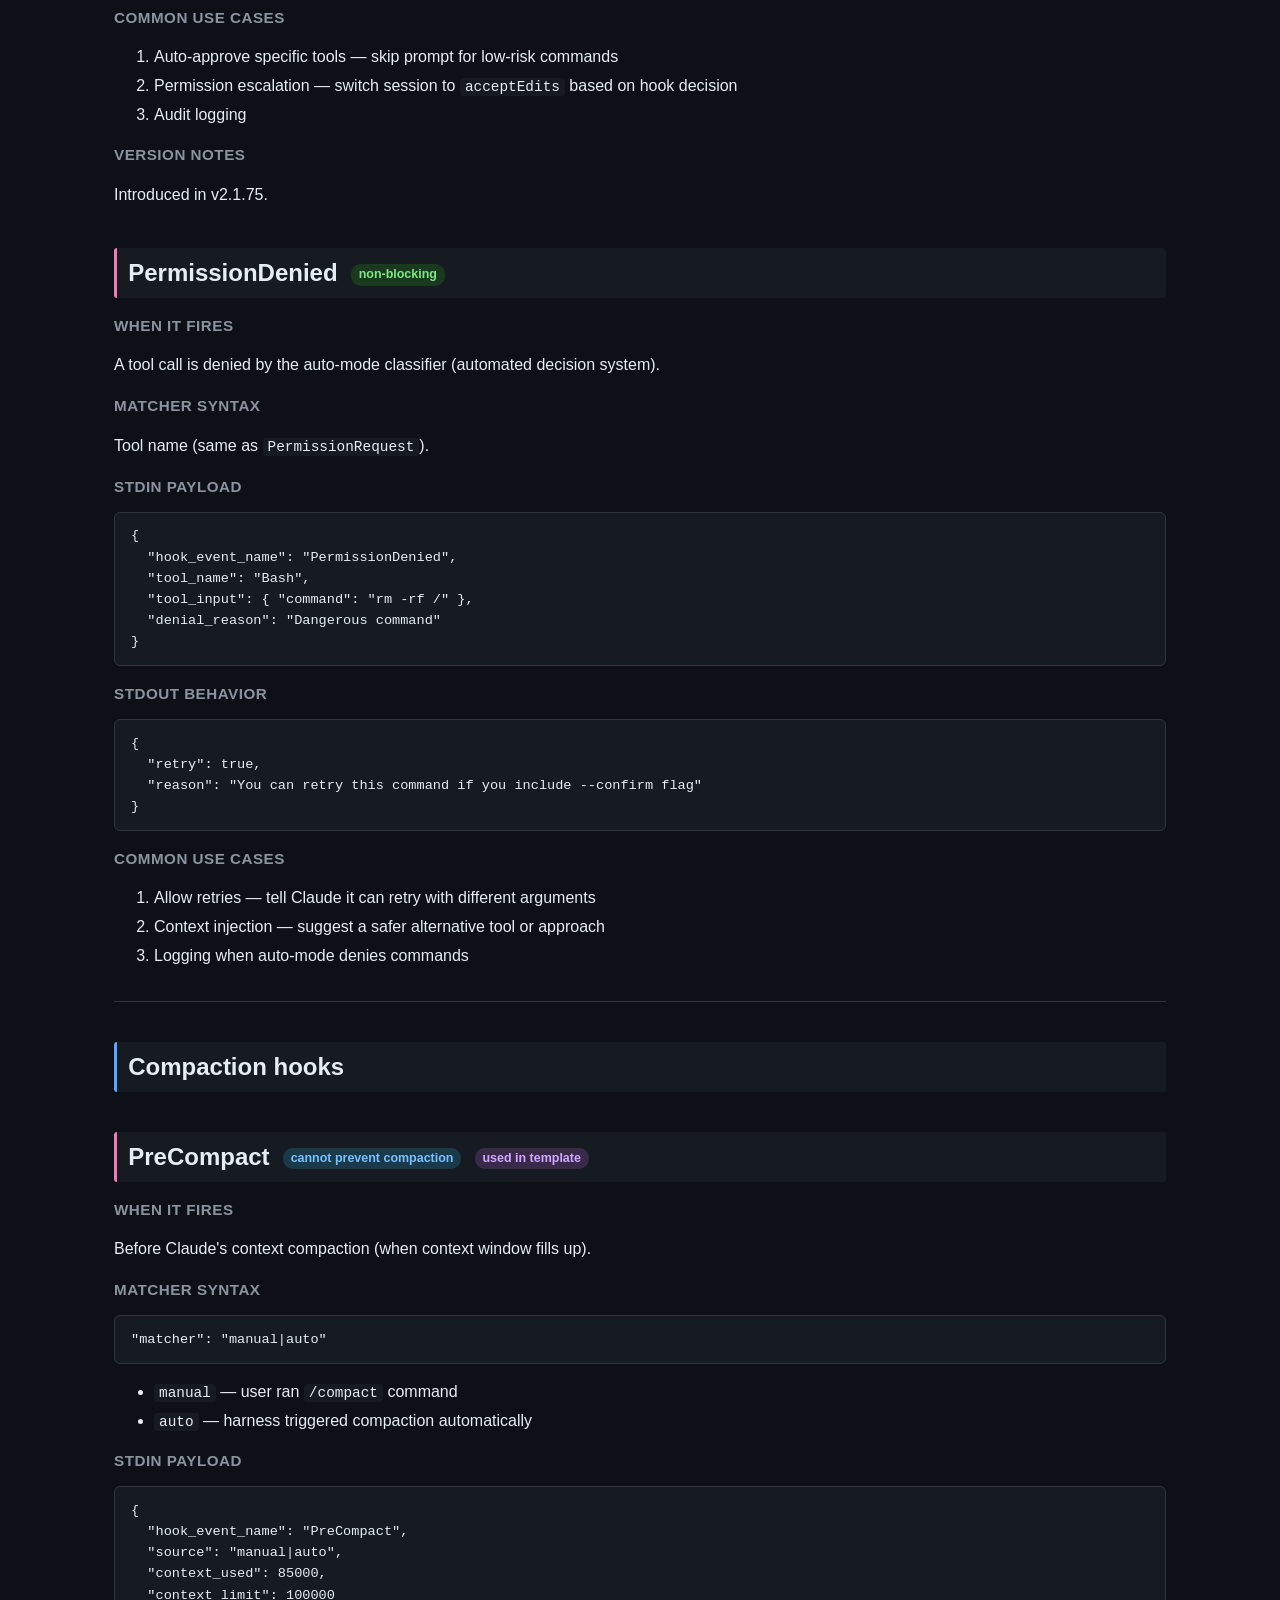
<file: docs/HOOKS.html>
<!DOCTYPE html>
<html lang="en">
<head>
<meta charset="UTF-8">
<meta name="viewport" content="width=device-width, initial-scale=1.0">
<title>Claude Code Hooks — Complete Reference</title>
<style>
  :root {
    --bg: #0d1117;
    --fg: #e6edf3;
    --muted: #8b949e;
    --border: #30363d;
    --accent: #58a6ff;
    --accent-2: #f778ba;
    --code-bg: #161b22;
    --warn-bg: #4d2618;
    --warn-fg: #ffa657;
    --good-bg: #1a3a1f;
    --good-fg: #7ee787;
    --block-bg: #4d1818;
    --block-fg: #ff7b72;
  }
  * { box-sizing: border-box; }
  body {
    background: var(--bg);
    color: var(--fg);
    font-family: -apple-system, BlinkMacSystemFont, "Segoe UI", Helvetica, Arial, sans-serif, "Apple Color Emoji", "Segoe UI Emoji";
    line-height: 1.55;
    margin: 0;
    padding: 0;
  }
  .container {
    max-width: 1100px;
    margin: 0 auto;
    padding: 2rem 1.5rem 4rem;
  }
  header {
    border-bottom: 1px solid var(--border);
    padding-bottom: 1.5rem;
    margin-bottom: 2rem;
  }
  h1 {
    margin: 0 0 0.5rem;
    font-size: 2.1rem;
    color: var(--accent);
  }
  h2 {
    margin: 2.5rem 0 1rem;
    padding: 0.4rem 0.7rem;
    background: var(--code-bg);
    border-left: 3px solid var(--accent);
    border-radius: 3px;
    font-size: 1.5rem;
  }
  h2.event {
    border-left-color: var(--accent-2);
  }
  h3 {
    color: var(--accent);
    margin: 1.5rem 0 0.6rem;
    font-size: 1.1rem;
  }
  h4 {
    color: var(--muted);
    margin: 1rem 0 0.4rem;
    font-size: 0.95rem;
    text-transform: uppercase;
    letter-spacing: 0.5px;
  }
  a { color: var(--accent); text-decoration: none; }
  a:hover { text-decoration: underline; }
  code {
    background: var(--code-bg);
    padding: 1px 5px;
    border-radius: 3px;
    font-family: ui-monospace, "SF Mono", Monaco, Consolas, monospace;
    font-size: 0.9em;
  }
  pre {
    background: var(--code-bg);
    border: 1px solid var(--border);
    padding: 0.8rem 1rem;
    border-radius: 6px;
    overflow-x: auto;
    font-size: 0.85rem;
  }
  pre code {
    background: none;
    padding: 0;
    font-size: 0.85rem;
  }
  table {
    border-collapse: collapse;
    width: 100%;
    margin: 1rem 0;
    font-size: 0.92rem;
  }
  th, td {
    border: 1px solid var(--border);
    padding: 0.5rem 0.7rem;
    text-align: left;
    vertical-align: top;
  }
  th {
    background: var(--code-bg);
    font-weight: 600;
  }
  tbody tr:nth-child(even) { background: rgba(255,255,255,0.02); }
  .toc {
    background: var(--code-bg);
    border: 1px solid var(--border);
    border-radius: 6px;
    padding: 1rem 1.5rem;
    margin-bottom: 2rem;
  }
  .toc h3 { margin-top: 0; }
  .toc ul { margin: 0.5rem 0; padding-left: 1.5rem; }
  .toc li { margin: 0.2rem 0; }
  .badge {
    display: inline-block;
    padding: 1px 8px;
    border-radius: 10px;
    font-size: 0.78rem;
    font-weight: 600;
    margin-left: 0.4rem;
    vertical-align: middle;
  }
  .badge-block { background: var(--block-bg); color: var(--block-fg); }
  .badge-noblock { background: var(--good-bg); color: var(--good-fg); }
  .badge-info { background: #1a3a4a; color: #79c0ff; }
  .badge-template { background: #3a2a4a; color: #d2a8ff; }
  .callout {
    border-left: 3px solid var(--warn-fg);
    background: var(--warn-bg);
    padding: 0.7rem 1rem;
    margin: 1rem 0;
    border-radius: 0 4px 4px 0;
    font-size: 0.92rem;
  }
  .callout-good {
    border-left-color: var(--good-fg);
    background: var(--good-bg);
  }
  .meta {
    color: var(--muted);
    font-size: 0.88rem;
  }
  .quick-ref {
    background: var(--code-bg);
    border: 1px solid var(--border);
    border-radius: 6px;
    padding: 1rem;
    margin: 1rem 0;
  }
  hr {
    border: 0;
    border-top: 1px solid var(--border);
    margin: 2rem 0;
  }
  ul li, ol li { margin: 0.25rem 0; }
  .footer {
    margin-top: 4rem;
    padding-top: 1.5rem;
    border-top: 1px solid var(--border);
    color: var(--muted);
    font-size: 0.85rem;
  }
</style>
</head>
<body>
<div class="container">

<header>
  <h1>Claude Code Hooks — Complete Reference</h1>
  <p class="meta">Every hook event Claude Code supports, when each fires, the stdin payload, exit-code semantics, and what it can do. Reference doc for the <code>Unity-Public-Claude-Workflow-v1.0</code> template.</p>
  <p class="meta">Version notes embedded throughout. Some events require Claude Code v2.1.70+. The <code>/hooks</code> command in Claude Code shows which events your installed version supports.</p>
</header>

<div class="toc">
  <h3>Table of contents</h3>
  <ul>
    <li><a href="#overview">Overview &mdash; how hooks work</a></li>
    <li><a href="#lifecycle">Lifecycle hooks</a>
      <ul>
        <li><a href="#SessionStart">SessionStart</a></li>
        <li><a href="#SessionEnd">SessionEnd</a></li>
        <li><a href="#UserPromptSubmit">UserPromptSubmit</a></li>
        <li><a href="#UserPromptExpansion">UserPromptExpansion</a> <span class="badge badge-template">used in template</span></li>
        <li><a href="#Stop">Stop</a></li>
        <li><a href="#StopFailure">StopFailure</a></li>
        <li><a href="#Notification">Notification</a></li>
      </ul>
    </li>
    <li><a href="#tools">Tool hooks</a>
      <ul>
        <li><a href="#PreToolUse">PreToolUse</a> <span class="badge badge-template">used in template</span></li>
        <li><a href="#PostToolUse">PostToolUse</a> <span class="badge badge-template">used in template</span></li>
        <li><a href="#PostToolUseFailure">PostToolUseFailure</a></li>
      </ul>
    </li>
    <li><a href="#permissions">Permission hooks</a>
      <ul>
        <li><a href="#PermissionRequest">PermissionRequest</a></li>
        <li><a href="#PermissionDenied">PermissionDenied</a></li>
      </ul>
    </li>
    <li><a href="#compaction">Compaction hooks</a>
      <ul>
        <li><a href="#PreCompact">PreCompact</a> <span class="badge badge-template">used in template</span></li>
        <li><a href="#PostCompact">PostCompact</a></li>
      </ul>
    </li>
    <li><a href="#subagent">Subagent &amp; worktree hooks</a>
      <ul>
        <li><a href="#SubagentStart">SubagentStart</a></li>
        <li><a href="#SubagentStop">SubagentStop</a></li>
        <li><a href="#WorktreeCreate">WorktreeCreate</a></li>
        <li><a href="#WorktreeRemove">WorktreeRemove</a></li>
        <li><a href="#TeammateIdle">TeammateIdle</a></li>
      </ul>
    </li>
    <li><a href="#mcp">MCP elicitation hooks</a>
      <ul>
        <li><a href="#Elicitation">Elicitation</a></li>
        <li><a href="#ElicitationResult">ElicitationResult</a></li>
      </ul>
    </li>
    <li><a href="#environment">Environment hooks</a>
      <ul>
        <li><a href="#ConfigChange">ConfigChange</a></li>
        <li><a href="#CwdChanged">CwdChanged</a></li>
        <li><a href="#FileChanged">FileChanged</a></li>
        <li><a href="#InstructionsLoaded">InstructionsLoaded</a></li>
      </ul>
    </li>
    <li><a href="#tasks">Task hooks (Agent SDK)</a>
      <ul>
        <li><a href="#TaskCreated">TaskCreated</a></li>
        <li><a href="#TaskCompleted">TaskCompleted</a></li>
      </ul>
    </li>
    <li><a href="#additional">Additional notes</a>
      <ul>
        <li><a href="#config">Configuration locations &amp; precedence</a></li>
        <li><a href="#exec">Parallel vs serial execution</a></li>
        <li><a href="#env-vars">Environment variables</a></li>
        <li><a href="#timeout">Timeout behavior</a></li>
        <li><a href="#types">Hook types reference</a></li>
        <li><a href="#decisions">Decision output by event</a></li>
        <li><a href="#debug">Debugging hooks</a></li>
      </ul>
    </li>
    <li><a href="#sources">Sources</a></li>
  </ul>
</div>

<h2 id="overview">Overview &mdash; how hooks work</h2>

<p>Claude Code supports <strong>27+ lifecycle hook events</strong> that execute at specific points during a session. Each hook can be triggered by shell commands, HTTP endpoints, LLM prompts, MCP tools, or subagents. Hooks communicate via stdin (JSON input), stdout/stderr, and exit codes.</p>

<p>Configuration lives in <code>settings.json</code> / <code>settings.local.json</code> under the <code>hooks</code> object, keyed by event name:</p>

<pre><code>{
  "hooks": {
    "PreToolUse": [
      {
        "matcher": "Bash",
        "hooks": [
          {
            "type": "command",
            "command": "node \"$CLAUDE_PROJECT_DIR/.claude/hooks/my-bash-safety.cjs\""
          }
        ]
      }
    ]
  }
}</code></pre>

<p>Every hook receives these base fields on stdin:</p>

<pre><code>{
  "session_id": "abc123",
  "transcript_path": "/path/to/transcript.jsonl",
  "cwd": "/current/directory",
  "permission_mode": "default|plan|auto|dontAsk|bypassPermissions",
  "hook_event_name": "&lt;event-name&gt;"
}</code></pre>

<p>Plus event-specific fields documented below.</p>

<div class="callout">
<strong>Badges:</strong>
<span class="badge badge-block">blocks on exit 2</span> means this event can stop the action with exit code 2.
<span class="badge badge-noblock">non-blocking</span> means exit codes other than 0 produce a debug log entry but the action proceeds.
<span class="badge badge-info">info-only</span> means all exit codes and output are ignored — purely observational.
<span class="badge badge-template">used in template</span> means this template's harness layer wires this event.
</div>

<hr>

<h2 id="lifecycle">Lifecycle hooks</h2>

<h2 class="event" id="SessionStart">SessionStart <span class="badge badge-noblock">non-blocking</span> <span class="badge badge-template">used in template</span></h2>

<h4>When it fires</h4>
<p>Session begins or resumes.</p>

<h4>Matcher syntax</h4>
<pre><code>"matcher": "startup|resume|clear|compact"</code></pre>
<ul>
  <li><code>startup</code> &mdash; initial session launch</li>
  <li><code>resume</code> &mdash; resuming a previous session</li>
  <li><code>clear</code> &mdash; after <code>/clear</code> command</li>
  <li><code>compact</code> &mdash; after context compaction</li>
</ul>

<h4>Stdin payload</h4>
<pre><code>{
  "session_id": "abc123",
  "transcript_path": "/path/to/transcript.jsonl",
  "cwd": "/current/directory",
  "permission_mode": "default",
  "hook_event_name": "SessionStart",
  "source": "startup|resume|clear|compact",
  "model": "claude-sonnet-4-6"
}</code></pre>

<h4>Stdout behavior</h4>
<p>Text written to stdout is injected into Claude's context as a system reminder. Useful for injecting project conventions, current working context, or environment status.</p>

<h4>Exit code semantics</h4>
<ul>
  <li><strong>0:</strong> Session proceeds; stdout is injected as context</li>
  <li><strong>2:</strong> stderr shown to user; session continues (cannot block SessionStart)</li>
  <li><strong>Other:</strong> Non-blocking error; stderr in debug log</li>
</ul>

<h4>Lifecycle position</h4>
<p>First hook fired in any session, before Claude processes any prompts or sees any transcript history.</p>

<h4>Common use cases</h4>
<ol>
  <li>Context re-injection after compaction &mdash; re-inject sprint goals, task notes, persona reminder</li>
  <li>Environment setup &mdash; load env vars, project state, dynamic context</li>
  <li>Conventions reminder &mdash; "Use Bun, not npm. Run bun test before committing."</li>
</ol>

<h4>Version notes</h4>
<p><code>compact</code> matcher added in v2.1.70. <code>CLAUDE_ENV_FILE</code> support requires v2.1.60+.</p>

<h4>This template uses it</h4>
<p>Two entries in <code>.claude/settings.json</code>:</p>
<ul>
  <li>matcher <code>startup|resume|clear|compact</code> &rarr; <code>session-start-env-dump.cjs</code> (project state JSON envelope)</li>
  <li>matcher <code>compact</code> only &rarr; <code>post-compact-restore.cjs</code> (Unity rehydration with cache-friendly STABLE PREFIX + DYNAMIC SUFFIX; see <code>.claude/WORKFLOW.md §POST-COMPACT REHYDRATION</code>)</li>
</ul>

<h2 class="event" id="SessionEnd">SessionEnd <span class="badge badge-info">info-only</span></h2>

<h4>When it fires</h4>
<p>Session terminates (exit, clear, logout, or context compaction that clears memory).</p>

<h4>Matcher syntax</h4>
<pre><code>"matcher": "clear|resume|logout|prompt_input_exit|bypass_permissions_disabled|other"</code></pre>

<h4>Stdin payload</h4>
<pre><code>{
  "hook_event_name": "SessionEnd",
  "end_reason": "clear|resume|logout|prompt_input_exit|bypass_permissions_disabled|other"
  // ...plus base fields
}</code></pre>

<h4>Stdout / exit codes</h4>
<p>Ignored. Event is informational only.</p>

<h4>Lifecycle position</h4>
<p>Final event in any session, after all cleanup but before process exit.</p>

<h4>Common use cases</h4>
<ol>
  <li>Archive transcript for later review</li>
  <li>Cleanup &mdash; delete temp files, close DB connections, revoke short-term tokens</li>
  <li>Logging session duration / final state</li>
</ol>

<h2 class="event" id="UserPromptSubmit">UserPromptSubmit <span class="badge badge-block">blocks on exit 2</span> <span class="badge badge-template">used in template</span></h2>

<h4>When it fires</h4>
<p>User submits a prompt, before Claude processes it.</p>

<h4>Matcher syntax</h4>
<p>No matcher support &mdash; fires on every prompt submission.</p>

<h4>Stdin payload</h4>
<pre><code>{
  "hook_event_name": "UserPromptSubmit",
  "prompt": "The user's exact prompt text"
  // ...plus base fields
}</code></pre>

<h4>Stdout behavior</h4>
<p>Exit 0 with JSON containing <code>additionalContext</code> field adds text to Claude's context. Text is injected as a system reminder before Claude reads the prompt.</p>

<h4>Exit code semantics</h4>
<ul>
  <li><strong>0:</strong> Prompt proceeds; stdout is injected as context</li>
  <li><strong>2:</strong> stderr shown to user; <em>prompt submission is blocked</em></li>
  <li><strong>Other:</strong> Non-blocking error; stderr in debug log</li>
</ul>

<h4>Common use cases</h4>
<ol>
  <li>Prompt validation/filtering &mdash; block certain commands or patterns</li>
  <li>Context augmentation &mdash; inject branch / time / project metadata before processing</li>
  <li>Audit logging</li>
</ol>

<h4>This template uses it</h4>
<p><code>user-prompt-state-refresh.cjs</code> &mdash; injects compact between-turn recap (branch, opt-in state, TODO in_progress, YOLO state). When YOLO is active, also injects the three-tier cascade state table.</p>

<h2 class="event" id="UserPromptExpansion">UserPromptExpansion <span class="badge badge-block">blocks on exit 2</span> <span class="badge badge-template">used in template</span></h2>

<h4>When it fires</h4>
<p>A user-typed <code>/</code> command or skill expands into a prompt, before Claude sees it. <strong>This is the "skill hook" event.</strong></p>

<h4>Matcher syntax</h4>
<p>Skill/command name &mdash; <code>"matcher": "my-skill|other-command|*"</code>. Use <code>*</code> to match every skill.</p>

<h4>Stdin payload</h4>
<pre><code>{
  "hook_event_name": "UserPromptExpansion",
  "command_name": "my-skill",
  "expanded_prompt": "Full expanded prompt text"
  // ...plus base fields
}</code></pre>

<h4>Stdout behavior</h4>
<p>Exit 0 with JSON: <code>updatedPrompt</code> rewrites the expansion; <code>additionalContext</code> prepends extra context.</p>

<pre><code>{
  "hookSpecificOutput": {
    "hookEventName": "UserPromptExpansion",
    "updatedPrompt": "Modified prompt text",
    "additionalContext": "Extra context for Claude"
  }
}</code></pre>

<h4>Exit code semantics</h4>
<ul>
  <li><strong>0:</strong> Expansion proceeds; JSON output applied</li>
  <li><strong>2:</strong> Expansion <em>blocked</em>; stderr shown to user</li>
  <li><strong>Other:</strong> Non-blocking error; expansion proceeds</li>
</ul>

<h4>Common use cases</h4>
<ol>
  <li>Block certain commands &mdash; prevent dangerous skills</li>
  <li>Audit logging &mdash; record which commands are used</li>
  <li>Modify command behavior &mdash; rewrite skill parameters before execution</li>
  <li>Inject session-state context (this template's pattern)</li>
</ol>

<h4>Version notes</h4>
<p>Introduced in v2.1.72. Older Claude Code versions silently ignore hooks wired to this event.</p>

<h4>This template uses it</h4>
<p><code>skill-context-inject.cjs</code> with matcher <code>*</code> &mdash; injects YOLO three-tier cascade state when YOLO is active, plus per-skill reminders for <code>/unity</code> / <code>/girlfriend</code> / <code>/housewife</code> / <code>/kittycat</code> / <code>/wild</code> / <code>/strict</code> / <code>/feral</code> / <code>/sweet</code> / <code>/cozy</code> / <code>/purr</code> / <code>/workflow</code> / <code>/yolo</code> / <code>/sober</code>. See <code>.claude/WORKFLOW.md §SKILL HOOKS</code>.</p>

<h2 class="event" id="Stop">Stop <span class="badge badge-noblock">non-blocking via exit; blocks via JSON</span> <span class="badge badge-template">used in template</span></h2>

<h4>When it fires</h4>
<p>Claude finishes responding (end of a turn).</p>

<h4>Matcher syntax</h4>
<p>No matcher support &mdash; fires on every turn completion.</p>

<h4>Stdin payload</h4>
<pre><code>{
  "hook_event_name": "Stop",
  "stop_hook_active": false,
  "tool_calls_count": 5,
  "tokens_used": 12500
  // ...plus base fields
}</code></pre>

<h4>Stdout behavior</h4>
<p>JSON output with <code>decision: "block"</code> tells Claude to keep working; <code>reason</code> field is fed to Claude as a new instruction. <code>additionalContext</code> is injected as next instruction.</p>

<pre><code>{
  "decision": "block",
  "reason": "Not all tasks are complete. Still need to: 1) update tests, 2) merge main"
}</code></pre>

<h4>Exit code semantics</h4>
<ul>
  <li><strong>0:</strong> Claude can stop; JSON output controls behavior</li>
  <li><strong>2:</strong> stderr shown to user; <em>Claude stops anyway</em> (cannot block via exit 2)</li>
  <li><strong>Other:</strong> Non-blocking error; Claude stops</li>
</ul>

<div class="callout">
<strong>Infinite loop warning:</strong> If your <code>Stop</code> hook always returns <code>block</code>, Claude will loop indefinitely. Use <code>stop_hook_active: true</code> on stdin to detect recursive triggers and exit early.
</div>

<h4>Common use cases</h4>
<ol>
  <li>Verify task completion &mdash; ask an LLM hook if all requested work is done</li>
  <li>Quality gates &mdash; run tests and force fixes before Claude stops</li>
  <li>Progress tracking &mdash; verify checklist items completed</li>
</ol>

<h4>This template uses it</h4>
<p><code>stop-session-writeup.cjs</code> &mdash; writes <code>.claude/.last-session.md</code> with branch + TODO + last-FINALIZED summary. Read by next session's SessionStart.</p>

<h2 class="event" id="StopFailure">StopFailure <span class="badge badge-info">info-only</span></h2>

<h4>When it fires</h4>
<p>Turn ends due to an API error (rate limit, authentication, server error, etc.).</p>

<h4>Matcher syntax</h4>
<pre><code>"matcher": "rate_limit|authentication_failed|oauth_org_not_allowed|billing_error|invalid_request|server_error|max_output_tokens|unknown"</code></pre>

<h4>Stdin payload</h4>
<pre><code>{
  "hook_event_name": "StopFailure",
  "error_type": "rate_limit|authentication_failed|...",
  "error_message": "Rate limit exceeded: 100 requests per minute"
}</code></pre>

<h4>Stdout / exit codes</h4>
<p>Ignored. Event is informational only.</p>

<h4>Common use cases</h4>
<ol>
  <li>Logging API errors for diagnostics</li>
  <li>Notification when auth or billing errors occur</li>
  <li>Monitoring rate limit occurrences</li>
</ol>

<h2 class="event" id="Notification">Notification <span class="badge badge-noblock">non-blocking</span></h2>

<h4>When it fires</h4>
<p>Claude Code sends a notification &mdash; Claude is waiting for input or action.</p>

<h4>Matcher syntax</h4>
<pre><code>"matcher": "permission_prompt|idle_prompt|auth_success|elicitation_dialog|elicitation_complete|elicitation_response"</code></pre>
<p>Or empty string to match all types.</p>

<h4>Stdin payload</h4>
<pre><code>{
  "hook_event_name": "Notification",
  "notification_type": "permission_prompt|idle_prompt|..."
}</code></pre>

<h4>Common use cases</h4>
<ol>
  <li>Desktop notifications &mdash; macOS <code>osascript</code>, Linux <code>notify-send</code>, Windows PowerShell pop-ups</li>
  <li>Slack/email alerts when Claude needs input</li>
  <li>Custom logging when Claude is idle or waiting</li>
</ol>

<h4>Example (macOS)</h4>
<pre><code>osascript -e 'display notification "Claude needs your attention" with title "Claude Code"'</code></pre>

<hr>

<h2 id="tools">Tool hooks</h2>

<h2 class="event" id="PreToolUse">PreToolUse <span class="badge badge-block">blocks on exit 2 or JSON deny</span> <span class="badge badge-template">used in template</span></h2>

<h4>When it fires</h4>
<p>Before a tool executes (Bash, Edit, Write, Read, Glob, Grep, Agent, WebFetch, WebSearch, or MCP tools).</p>

<h4>Matcher syntax</h4>
<p>Tool name exact match or regex:</p>
<ul>
  <li><code>"matcher": "Bash"</code> &mdash; Bash commands only</li>
  <li><code>"matcher": "Edit|Write"</code> &mdash; file editing only</li>
  <li><code>"matcher": "mcp__.*"</code> &mdash; all MCP tools</li>
  <li><code>"matcher": "mcp__github__.*"</code> &mdash; GitHub server tools only</li>
</ul>

<p>Optional filter: <code>"if": "Bash(rm *)"</code> narrows handler to specific tool arguments.</p>

<h4>Stdin payload</h4>
<pre><code>{
  "hook_event_name": "PreToolUse",
  "tool_name": "Bash",
  "tool_input": { "command": "npm test" },
  "tool_use_id": "toolu_01abc123def"
  // ...plus base fields
}</code></pre>

<h4>Stdout behavior</h4>
<pre><code>{
  "hookSpecificOutput": {
    "hookEventName": "PreToolUse",
    "permissionDecision": "allow|deny|ask|defer",
    "permissionDecisionReason": "Optional explanation to Claude",
    "updatedInput": { "command": "modified command" },
    "additionalContext": "Extra context for Claude"
  }
}</code></pre>

<h4>Exit code semantics</h4>
<ul>
  <li><strong>0:</strong> Tool proceeds; JSON output controls behavior:
    <ul>
      <li><code>"allow"</code> &mdash; skip user permission prompt (deny/ask rules still apply)</li>
      <li><code>"deny"</code> &mdash; block the tool; <code>permissionDecisionReason</code> sent to Claude</li>
      <li><code>"ask"</code> &mdash; show user permission dialog</li>
      <li><code>"defer"</code> &mdash; pause for external handling (requires <code>-p</code> headless mode; v2.1.82+)</li>
    </ul>
  </li>
  <li><strong>2:</strong> Tool is blocked; stderr shown to Claude as error feedback</li>
  <li><strong>Other:</strong> Non-blocking error; tool proceeds; stderr in debug log</li>
</ul>

<h4>Common use cases</h4>
<ol>
  <li>Block destructive commands &mdash; <code>rm -rf</code>, <code>drop table</code>, production deploys</li>
  <li>Enforce security policies &mdash; deny SSH to prod, block database writes</li>
  <li>Modify tool input &mdash; rewrite <code>grep</code> to <code>rg</code>, inject <code>--dry-run</code> flags</li>
  <li>Track tool use for audit compliance</li>
</ol>

<h4>Version notes</h4>
<p><code>updatedInput</code> field added in v2.1.80. <code>defer</code> decision added in v2.1.82 (headless-only). <code>if</code> field support added in v2.1.85.</p>

<h4>This template uses it</h4>
<p><code>pre-tool-bash-safety.cjs</code> with matcher <code>Bash</code> &mdash; blocks three classes of dangerous commands: project-root deletion, system-path deletion, privileged commands (sudo / su / doas / runas / RunAs). The <strong>only blocking hook</strong> in the template's harness layer.</p>

<h2 class="event" id="PostToolUse">PostToolUse <span class="badge badge-block">blocks via JSON</span> <span class="badge badge-template">used in template</span></h2>

<h4>When it fires</h4>
<p>After a tool succeeds.</p>

<h4>Matcher syntax</h4>
<p>Same as <code>PreToolUse</code> &mdash; tool name exact match or regex.</p>

<h4>Stdin payload</h4>
<p>Identical to <code>PreToolUse</code>, plus <code>tool_output</code> (the tool's result):</p>
<pre><code>{
  "hook_event_name": "PostToolUse",
  "tool_name": "Bash",
  "tool_input": { "command": "npm test" },
  "tool_use_id": "toolu_01abc123def",
  "tool_output": "PASS: 42 tests passed\n..."
}</code></pre>

<h4>Stdout behavior</h4>
<pre><code>{
  "decision": "block",
  "reason": "Reason for blocking further execution",
  "hookSpecificOutput": {
    "hookEventName": "PostToolUse",
    "additionalContext": "Text for Claude"
  }
}</code></pre>

<h4>Exit code semantics</h4>
<ul>
  <li><strong>0:</strong> Tool execution succeeds; JSON output applied</li>
  <li><strong>2:</strong> Execution blocked; Claude is told the action failed</li>
  <li><strong>Other:</strong> Non-blocking error; tool succeeds anyway</li>
</ul>

<div class="callout">
<strong>Important:</strong> Cannot undo actions already taken by the tool &mdash; the tool already ran. Use this hook to react to results, not prevent them.
</div>

<h4>Common use cases</h4>
<ol>
  <li>Auto-format code &mdash; run Prettier on every file edit</li>
  <li>Linting checks &mdash; validate code style and fail if violations found</li>
  <li>Logging file modifications</li>
  <li>Test automation after code changes</li>
</ol>

<h4>This template uses it</h4>
<p><code>post-tool-memory-sync.cjs</code> with matcher <code>Edit|Write|MultiEdit</code> &mdash; auto-syncs <code>.claude/memory-templates/</code> edits to the Claude Code project memory folder under the user's home directory (<code>~/.claude/projects/&lt;encoded&gt;/memory/</code>).</p>

<h2 class="event" id="PostToolUseFailure">PostToolUseFailure <span class="badge badge-noblock">non-blocking</span></h2>

<h4>When it fires</h4>
<p>After a tool fails or errors.</p>

<h4>Matcher syntax</h4>
<p>Tool name exact match or regex (same as <code>PreToolUse</code> / <code>PostToolUse</code>).</p>

<h4>Stdin payload</h4>
<pre><code>{
  "hook_event_name": "PostToolUseFailure",
  "tool_name": "Bash",
  "tool_input": { "command": "npm test" },
  "tool_use_id": "toolu_01abc123def",
  "tool_error": "command not found: npm",
  "tool_error_type": "execution_error|timeout|invalid_input"
}</code></pre>

<h4>Exit code semantics</h4>
<ul>
  <li><strong>0:</strong> Continue; JSON with <code>additionalContext</code> injected</li>
  <li><strong>Other:</strong> Non-blocking error; tool failure proceeds as normal</li>
</ul>

<div class="callout">
Exit code 2 does NOT block &mdash; the tool already failed. Returning 2 just shows stderr to user.
</div>

<h4>Common use cases</h4>
<ol>
  <li>Error recovery suggestions &mdash; detect common errors, suggest fixes</li>
  <li>Debugging context &mdash; inject diagnostic info (disk space, process list, logs)</li>
  <li>Notification on critical tool failures</li>
</ol>

<hr>

<h2 id="permissions">Permission hooks</h2>

<h2 class="event" id="PermissionRequest">PermissionRequest <span class="badge badge-noblock">non-blocking via exit; controls via JSON</span></h2>

<h4>When it fires</h4>
<p>Claude Code is about to show a permission dialog (user approval needed for a tool).</p>

<h4>Matcher syntax</h4>
<pre><code>"matcher": "Bash|Edit|ExitPlanMode|*"</code></pre>

<h4>Stdin payload</h4>
<pre><code>{
  "hook_event_name": "PermissionRequest",
  "tool_name": "Bash",
  "tool_input": { "command": "npm test" },
  "permission_mode": "default|plan|auto|dontAsk|bypassPermissions"
}</code></pre>

<h4>Stdout behavior</h4>
<pre><code>{
  "hookSpecificOutput": {
    "hookEventName": "PermissionRequest",
    "decision": {
      "behavior": "allow|deny|ask",
      "updatedPermissions": [
        {
          "type": "setMode",
          "mode": "acceptEdits|bypassPermissions",
          "destination": "session"
        }
      ]
    }
  }
}</code></pre>

<div class="callout">
<strong>Headless mode caveat:</strong> Does NOT fire in non-interactive (<code>-p</code>) mode. Use <code>PreToolUse</code> for headless permission logic.
</div>

<h4>Common use cases</h4>
<ol>
  <li>Auto-approve specific tools &mdash; skip prompt for low-risk commands</li>
  <li>Permission escalation &mdash; switch session to <code>acceptEdits</code> based on hook decision</li>
  <li>Audit logging</li>
</ol>

<h4>Version notes</h4>
<p>Introduced in v2.1.75.</p>

<h2 class="event" id="PermissionDenied">PermissionDenied <span class="badge badge-noblock">non-blocking</span></h2>

<h4>When it fires</h4>
<p>A tool call is denied by the auto-mode classifier (automated decision system).</p>

<h4>Matcher syntax</h4>
<p>Tool name (same as <code>PermissionRequest</code>).</p>

<h4>Stdin payload</h4>
<pre><code>{
  "hook_event_name": "PermissionDenied",
  "tool_name": "Bash",
  "tool_input": { "command": "rm -rf /" },
  "denial_reason": "Dangerous command"
}</code></pre>

<h4>Stdout behavior</h4>
<pre><code>{
  "retry": true,
  "reason": "You can retry this command if you include --confirm flag"
}</code></pre>

<h4>Common use cases</h4>
<ol>
  <li>Allow retries &mdash; tell Claude it can retry with different arguments</li>
  <li>Context injection &mdash; suggest a safer alternative tool or approach</li>
  <li>Logging when auto-mode denies commands</li>
</ol>

<hr>

<h2 id="compaction">Compaction hooks</h2>

<h2 class="event" id="PreCompact">PreCompact <span class="badge badge-info">cannot prevent compaction</span> <span class="badge badge-template">used in template</span></h2>

<h4>When it fires</h4>
<p>Before Claude's context compaction (when context window fills up).</p>

<h4>Matcher syntax</h4>
<pre><code>"matcher": "manual|auto"</code></pre>
<ul>
  <li><code>manual</code> &mdash; user ran <code>/compact</code> command</li>
  <li><code>auto</code> &mdash; harness triggered compaction automatically</li>
</ul>

<h4>Stdin payload</h4>
<pre><code>{
  "hook_event_name": "PreCompact",
  "source": "manual|auto",
  "context_used": 85000,
  "context_limit": 100000
}</code></pre>

<h4>Stdout / exit codes</h4>
<p>Ignored. Hooks cannot prevent compaction.</p>

<h4>Common use cases</h4>
<ol>
  <li>Snapshot current state to disk before context is summarized</li>
  <li>Logging compaction occurrences</li>
  <li>Notification that context is about to be pruned</li>
</ol>

<h4>Version notes</h4>
<p>Introduced in v2.1.70.</p>

<h4>This template uses it</h4>
<p><code>pre-compact-snapshot.cjs</code> &mdash; writes <code>.claude/.session-state.md</code> with TODO state, git state, Git Flow context, files-just-touched, and curated session tidbits. Surfaced back into the post-compact context envelope by <code>post-compact-restore.cjs</code>.</p>

<h2 class="event" id="PostCompact">PostCompact <span class="badge badge-noblock">non-blocking</span></h2>

<h4>When it fires</h4>
<p>After context compaction completes.</p>

<h4>Matcher syntax</h4>
<pre><code>"matcher": "manual|auto"</code></pre>

<h4>Stdin payload</h4>
<pre><code>{
  "hook_event_name": "PostCompact",
  "source": "manual|auto",
  "context_recovered": 50000,
  "context_used_after": 35000
}</code></pre>

<h4>Stdout behavior</h4>
<p>JSON with <code>additionalContext</code> is injected into Claude's context. Ideal place to re-inject critical project context lost in summarization.</p>

<pre><code>{
  "additionalContext": "Critical project state to re-inject:\n- Current sprint: Q2 auth refactor\n- Last commit: abc123def"
}</code></pre>

<h4>Version notes</h4>
<p>Introduced in v2.1.76.</p>

<div class="callout">
<strong>Note:</strong> The template currently uses <code>SessionStart</code> with <code>matcher: "compact"</code> instead of literal <code>PostCompact</code> for back-compat with v2.1.70&ndash;v2.1.75. The two events overlap functionally.
</div>

<hr>

<h2 id="subagent">Subagent &amp; worktree hooks</h2>

<h2 class="event" id="SubagentStart">SubagentStart <span class="badge badge-noblock">non-blocking</span></h2>

<h4>When it fires</h4>
<p>A subagent is spawned (via <code>/agent</code>, task delegation, or <code>isolation: "subagent"</code>).</p>

<h4>Matcher syntax</h4>
<pre><code>"matcher": "general-purpose|Explore|Plan|TaskDecomposition"</code></pre>
<p>Or custom agent names.</p>

<h4>Stdin payload</h4>
<pre><code>{
  "hook_event_name": "SubagentStart",
  "agent_type": "general-purpose|Explore|Plan|TaskDecomposition",
  "agent_name": "my-custom-agent",
  "parent_session_id": "parent-abc123"
}</code></pre>

<h4>Common use cases</h4>
<ol>
  <li>Environment setup for the isolated subagent</li>
  <li>Context injection &mdash; load parent session state</li>
  <li>Logging subagent creation</li>
</ol>

<h2 class="event" id="SubagentStop">SubagentStop <span class="badge badge-info">info-only</span></h2>

<h4>When it fires</h4>
<p>A subagent finishes (task complete, error, or timeout).</p>

<h4>Stdin payload</h4>
<pre><code>{
  "hook_event_name": "SubagentStop",
  "agent_type": "general-purpose|Explore|Plan|TaskDecomposition",
  "stop_reason": "completed|error|timeout|interrupted"
}</code></pre>

<h4>Common use cases</h4>
<ol>
  <li>Cleanup &mdash; release subagent-specific resources</li>
  <li>Logging</li>
  <li>Worktree cleanup if subagent used <code>isolation: "worktree"</code></li>
</ol>

<h2 class="event" id="WorktreeCreate">WorktreeCreate <span class="badge badge-info">info-only</span></h2>

<h4>When it fires</h4>
<p>A worktree is being created (via <code>--worktree</code> flag or <code>isolation: "worktree"</code>).</p>

<h4>Stdin payload</h4>
<pre><code>{
  "hook_event_name": "WorktreeCreate",
  "worktree_path": "/tmp/claude-worktree-xyz",
  "parent_branch": "main",
  "new_branch": "feature/new-feature"
}</code></pre>

<h2 class="event" id="WorktreeRemove">WorktreeRemove <span class="badge badge-info">info-only</span></h2>

<h4>When it fires</h4>
<p>A worktree is being removed.</p>

<h4>Stdin payload</h4>
<pre><code>{
  "hook_event_name": "WorktreeRemove",
  "worktree_path": "/tmp/claude-worktree-xyz",
  "removal_reason": "subagent_complete|session_exit|error"
}</code></pre>

<h2 class="event" id="TeammateIdle">TeammateIdle <span class="badge badge-info">info-only</span></h2>

<h4>When it fires</h4>
<p>An agent team teammate is about to go idle (Agent SDK only).</p>

<h4>Stdin payload</h4>
<pre><code>{
  "hook_event_name": "TeammateIdle",
  "teammate_id": "teammate-123",
  "teammate_role": "architect|coder|reviewer"
}</code></pre>

<hr>

<h2 id="mcp">MCP elicitation hooks</h2>

<h2 class="event" id="Elicitation">Elicitation <span class="badge badge-info">info-only</span></h2>

<h4>When it fires</h4>
<p>An MCP server requests user input during a tool call (opening an elicitation form/dialog).</p>

<h4>Matcher syntax</h4>
<pre><code>"matcher": "my_server|github|slack"</code></pre>

<h4>Stdin payload</h4>
<pre><code>{
  "hook_event_name": "Elicitation",
  "mcp_server": "github",
  "tool_name": "mcp__github__create_pull_request",
  "elicitation_request": {
    "title": "PR Title",
    "description": "PR description"
  }
}</code></pre>

<h4>Version notes</h4>
<p>Introduced in v2.1.75. Part of MCP elicitation flow.</p>

<h2 class="event" id="ElicitationResult">ElicitationResult <span class="badge badge-noblock">non-blocking; can rewrite response via JSON</span></h2>

<h4>When it fires</h4>
<p>After a user responds to an MCP elicitation, before the response is sent back to the server.</p>

<h4>Stdin payload</h4>
<pre><code>{
  "hook_event_name": "ElicitationResult",
  "mcp_server": "github",
  "tool_name": "mcp__github__create_pull_request",
  "elicitation_response": {
    "title": "User-entered PR Title",
    "description": "User-entered description"
  }
}</code></pre>

<h4>Stdout behavior</h4>
<pre><code>{
  "hookSpecificOutput": {
    "hookEventName": "ElicitationResult",
    "modifiedResponse": {
      "title": "Rewritten title"
    }
  }
}</code></pre>

<h4>Common use cases</h4>
<ol>
  <li>Validate user input before sending to server</li>
  <li>Sanitize input &mdash; remove sensitive data, enforce formatting</li>
  <li>Audit logging</li>
</ol>

<hr>

<h2 id="environment">Environment hooks</h2>

<h2 class="event" id="ConfigChange">ConfigChange <span class="badge badge-block">blocks via JSON</span></h2>

<h4>When it fires</h4>
<p>A configuration file changes during a session (settings.json, skills, CLAUDE.md, or rules edited externally).</p>

<h4>Matcher syntax</h4>
<pre><code>"matcher": "user_settings|project_settings|local_settings|policy_settings|skills"</code></pre>

<h4>Stdin payload</h4>
<pre><code>{
  "hook_event_name": "ConfigChange",
  "source": "user_settings|project_settings|local_settings|policy_settings|skills",
  "file_path": "/path/to/.claude/settings.json"
}</code></pre>

<h4>Stdout behavior &mdash; blocking</h4>
<pre><code>{
  "decision": "block",
  "reason": "Settings change not allowed in production"
}</code></pre>

<h4>Common use cases</h4>
<ol>
  <li>Audit logging &mdash; record who changed what for compliance</li>
  <li>Policy enforcement &mdash; block unauthorized changes to security settings</li>
  <li>Reload environment when project settings change</li>
</ol>

<h2 class="event" id="CwdChanged">CwdChanged <span class="badge badge-noblock">non-blocking; writes to CLAUDE_ENV_FILE</span></h2>

<h4>When it fires</h4>
<p>Working directory changes (Claude runs <code>cd</code> command).</p>

<h4>Stdin payload</h4>
<pre><code>{
  "hook_event_name": "CwdChanged",
  "old_cwd": "/previous/directory",
  "new_cwd": "/new/directory"
}</code></pre>

<h4>Special output &mdash; CLAUDE_ENV_FILE</h4>
<p>Write shell script to <code>$CLAUDE_ENV_FILE</code> (path provided as env var). This file is sourced before every Bash command, so it can set environment variables dynamically per directory.</p>

<pre><code>#!/bin/bash
direnv export bash &gt; "$CLAUDE_ENV_FILE"</code></pre>

<h4>Common use cases</h4>
<ol>
  <li>Dynamic environment &mdash; reload env vars when directory changes (integrates with <code>direnv</code>, <code>devbox</code>, <code>nix</code>)</li>
  <li>Project-specific config &mdash; load <code>.env</code> per-directory</li>
  <li>Path setup &mdash; update <code>PATH</code>, Python venv, Node version when changing projects</li>
</ol>

<h2 class="event" id="FileChanged">FileChanged <span class="badge badge-noblock">non-blocking; writes to CLAUDE_ENV_FILE</span></h2>

<h4>When it fires</h4>
<p>A watched file changes on disk (modified externally, not by Claude).</p>

<h4>Matcher syntax</h4>
<pre><code>"matcher": ".env|.envrc|package.json"</code></pre>

<div class="callout">
Matcher uses <strong>literal filenames</strong> (split on <code>|</code>), NOT regex. Different from most other events.
</div>

<h4>Stdin payload</h4>
<pre><code>{
  "hook_event_name": "FileChanged",
  "file_path": "/path/to/.env",
  "change_type": "modified|created|deleted"
}</code></pre>

<h4>Common use cases</h4>
<ol>
  <li>Environment reload when <code>.env</code> or <code>.envrc</code> changes</li>
  <li>Dependency setup when <code>package.json</code> / <code>pyproject.toml</code> changes</li>
  <li>Configuration sync</li>
</ol>

<h2 class="event" id="InstructionsLoaded">InstructionsLoaded <span class="badge badge-info">info-only</span></h2>

<h4>When it fires</h4>
<p>CLAUDE.md or <code>.claude/rules/*.md</code> files are loaded into Claude's context.</p>

<h4>Matcher syntax</h4>
<pre><code>"matcher": "session_start|nested_traversal|path_glob_match|include|compact"</code></pre>

<h4>Stdin payload</h4>
<pre><code>{
  "hook_event_name": "InstructionsLoaded",
  "load_reason": "session_start|nested_traversal|...",
  "file_path": "/path/to/CLAUDE.md",
  "file_size": 5120
}</code></pre>

<hr>

<h2 id="tasks">Task hooks (Agent SDK)</h2>

<h2 class="event" id="TaskCreated">TaskCreated <span class="badge badge-block">blocks on exit 2</span></h2>

<h4>When it fires</h4>
<p>A task is being created (via <code>TaskCreate</code> in Agent SDK or subagent context).</p>

<h4>Stdin payload</h4>
<pre><code>{
  "hook_event_name": "TaskCreated",
  "task_id": "task-abc123",
  "task_name": "Implement auth refactor",
  "task_description": "Full task description"
}</code></pre>

<h4>Exit code semantics</h4>
<ul>
  <li><strong>0:</strong> Task is created as normal</li>
  <li><strong>2:</strong> Task creation blocked; stderr shown; task is not created</li>
</ul>

<h4>Version notes</h4>
<p>Requires Agent SDK or task system enabled.</p>

<h2 class="event" id="TaskCompleted">TaskCompleted <span class="badge badge-info">info-only</span></h2>

<h4>When it fires</h4>
<p>A task is marked as completed.</p>

<h4>Stdin payload</h4>
<pre><code>{
  "hook_event_name": "TaskCompleted",
  "task_id": "task-abc123",
  "task_name": "Implement auth refactor",
  "completion_status": "success|failed|abandoned"
}</code></pre>

<hr>

<h2 id="additional">Additional notes</h2>

<h3 id="config">Configuration locations &amp; precedence</h3>
<p>Hooks can be configured in multiple locations. More specific scopes override broader ones:</p>
<ol>
  <li><strong>Project-local (highest priority):</strong> <code>.claude/settings.local.json</code> (gitignored, personal)</li>
  <li><strong>Project-shared:</strong> <code>.claude/settings.json</code> (committed to repo, team-wide)</li>
  <li><strong>Plugin hooks:</strong> <code>hooks/hooks.json</code> in plugin package</li>
  <li><strong>Skill/agent frontmatter:</strong> defined inline in <code>.claude/commands/</code>, <code>.claude/skills/</code>, or <code>.claude/agents/</code></li>
  <li><strong>User-global (lowest priority):</strong> <code>~/.claude/settings.json</code> (across all projects)</li>
  <li><strong>Managed policy (enforced):</strong> Managed settings from enterprise admin (cannot be disabled by user)</li>
</ol>

<h3 id="exec">Parallel vs serial execution</h3>
<ul>
  <li>Multiple hooks matching the same event execute <strong>in parallel</strong> by default</li>
  <li>Identical hook commands are <strong>deduplicated</strong> (if two hooks run the same command, it runs once)</li>
  <li>Exit codes from parallel hooks are combined: any hook exit-2 blocks; any <code>ask</code> prompts user</li>
  <li>Hook execution order is <strong>non-deterministic</strong> when hooks run in parallel</li>
</ul>

<h3 id="env-vars">Environment variables in hooks</h3>
<table>
  <tbody>
    <tr><td><code>$CLAUDE_PROJECT_DIR</code></td><td>Absolute path to project root (always available)</td></tr>
    <tr><td><code>$CLAUDE_ENV_FILE</code></td><td>Path to script file for dynamic env vars (only in <code>SessionStart</code>, <code>Setup</code>, <code>CwdChanged</code>, <code>FileChanged</code>)</td></tr>
    <tr><td><code>${CLAUDE_PLUGIN_ROOT}</code></td><td>Plugin installation directory (for plugin hooks)</td></tr>
    <tr><td><code>${CLAUDE_PLUGIN_DATA}</code></td><td>Plugin persistent data directory</td></tr>
    <tr><td><code>$CLAUDE_EFFORT</code></td><td>Current effort level (<code>low</code>, <code>medium</code>, <code>high</code>, <code>xhigh</code>, <code>max</code>) in Bash hooks</td></tr>
  </tbody>
</table>
<p class="meta">For HTTP headers, only variables listed in <code>allowedEnvVars</code> are interpolated.</p>

<h3 id="timeout">Timeout behavior</h3>
<ul>
  <li><strong>Default timeout:</strong> 10 minutes (600 seconds)</li>
  <li><strong>Per-hook timeout:</strong> set <code>"timeout": 30</code> (in seconds)</li>
  <li><strong>Command hooks:</strong> 600s default</li>
  <li><strong>Prompt hooks:</strong> 30s default</li>
  <li><strong>Agent hooks:</strong> 60s default</li>
  <li><strong>HTTP hooks:</strong> 30s default</li>
  <li><strong>When timeout expires:</strong> hook is killed; execution continues (non-blocking error)</li>
</ul>

<h3 id="types">Hook types reference</h3>
<table>
  <thead>
    <tr><th>Type</th><th>Execution</th><th>Input</th><th>Output</th><th>Best for</th></tr>
  </thead>
  <tbody>
    <tr><td><code>command</code></td><td>Shell subprocess</td><td>stdin JSON</td><td>stdout/stderr + exit code</td><td>Shell scripts, local commands</td></tr>
    <tr><td><code>http</code></td><td>HTTP POST</td><td>JSON body</td><td>JSON response</td><td>Remote services, team-wide hooks</td></tr>
    <tr><td><code>mcp_tool</code></td><td>MCP server tool call</td><td>JSON input</td><td>JSON output</td><td>Integrations with MCP servers</td></tr>
    <tr><td><code>prompt</code></td><td>Single LLM call</td><td>JSON context</td><td><code>{"ok": true|false}</code></td><td>Yes/no decisions (fast)</td></tr>
    <tr><td><code>agent</code></td><td>Subagent spawned</td><td>JSON context</td><td><code>{"ok": true|false, "reason": "..."}</code></td><td>Complex verification (tool-capable)</td></tr>
  </tbody>
</table>

<h3 id="decisions">Decision output by event</h3>
<table>
  <thead>
    <tr><th>Event</th><th>Blocking method</th><th>JSON field</th><th>Values</th></tr>
  </thead>
  <tbody>
    <tr><td><code>PreToolUse</code></td><td>exit 0 JSON</td><td><code>permissionDecision</code></td><td><code>allow</code>, <code>deny</code>, <code>ask</code>, <code>defer</code></td></tr>
    <tr><td><code>PostToolUse</code>, <code>Stop</code></td><td>exit 0 JSON</td><td><code>decision</code></td><td><code>block</code> (to block) or omit (allow)</td></tr>
    <tr><td><code>UserPromptSubmit</code>, <code>UserPromptExpansion</code></td><td>exit 2 stderr</td><td>(no JSON decision)</td><td>exit 0 (allow) or exit 2 (block)</td></tr>
    <tr><td><code>PermissionRequest</code></td><td>exit 0 JSON</td><td><code>decision.behavior</code></td><td><code>allow</code>, <code>deny</code>, <code>ask</code></td></tr>
    <tr><td><code>ConfigChange</code></td><td>exit 0 JSON</td><td><code>decision</code></td><td><code>block</code> (to block) or omit (allow)</td></tr>
    <tr><td>Prompt hooks (<code>type: "prompt"</code>)</td><td>exit 0 JSON</td><td><code>ok</code></td><td><code>true</code> (allow) or <code>false</code> (block)</td></tr>
    <tr><td>Agent hooks (<code>type: "agent"</code>)</td><td>exit 0 JSON</td><td><code>ok</code></td><td><code>true</code> (allow) or <code>false</code> (block)</td></tr>
  </tbody>
</table>

<h3 id="debug">Debugging hooks</h3>
<ul>
  <li><strong>Transcript view</strong> (<code>Ctrl+O</code>): one-line summary per hook (success silent; errors show first line of stderr)</li>
  <li><strong>Debug log</strong> (<code>/debug</code> mid-session): full hook execution details including exit codes, stdout, stderr</li>
  <li><strong>Manual testing:</strong> <code>echo '{"tool_name":"Bash"}' | ./my-hook.sh &amp;&amp; echo "Exit: $?"</code></li>
  <li><strong>The <code>/hooks</code> command</strong>: read-only browser of all configured hooks grouped by event</li>
</ul>

<h4>Common errors</h4>
<ul>
  <li><code>hook error: jq: command not found</code> &mdash; install <code>jq</code> or use Python/Node for JSON</li>
  <li><code>hook error: command not found</code> &mdash; use absolute paths or <code>$CLAUDE_PROJECT_DIR</code></li>
  <li><code>hook error: Permission denied</code> &mdash; <code>chmod +x ./hook.sh</code></li>
  <li>JSON parse error &mdash; check shell profile for unconditional echo statements (wrap in <code>if [[ $- == *i* ]]; then</code>)</li>
</ul>

<h3>Disabling hooks</h3>
<p>Global disable in any settings file:</p>
<pre><code>{ "disableAllHooks": true }</code></pre>
<p>Or delete individual hook entries from the <code>hooks</code> object.</p>

<hr>

<h2 id="sources">Sources</h2>
<ul>
  <li><a href="https://code.claude.com/docs/en/hooks">Hooks reference &mdash; Claude Code Docs</a></li>
  <li><a href="https://code.claude.com/docs/en/hooks-guide.md">Automate workflows with hooks &mdash; Claude Code Docs</a></li>
  <li><a href="https://github.com/disler/claude-code-hooks-mastery">GitHub &mdash; disler/claude-code-hooks-mastery</a></li>
  <li>Anthropic &mdash; <code>plugins/plugin-dev/skills/hook-development/SKILL.md</code></li>
</ul>

<div class="footer">
  <p>This reference doc is part of the <code>Unity-Public-Claude-Workflow-v1.0</code> template. The harness layer in <code>.claude/settings.json</code> currently wires <strong>seven event types</strong> across <strong>nine hook scripts</strong> &mdash; see <code>.claude/WORKFLOW.md §HARNESS LAYER</code> for the full table.</p>
  <p class="meta">Last research sweep: 2026-05-08. Update this doc when Claude Code adds new event types or changes existing ones.</p>
</div>

</div>
</body>
</html>
</file>
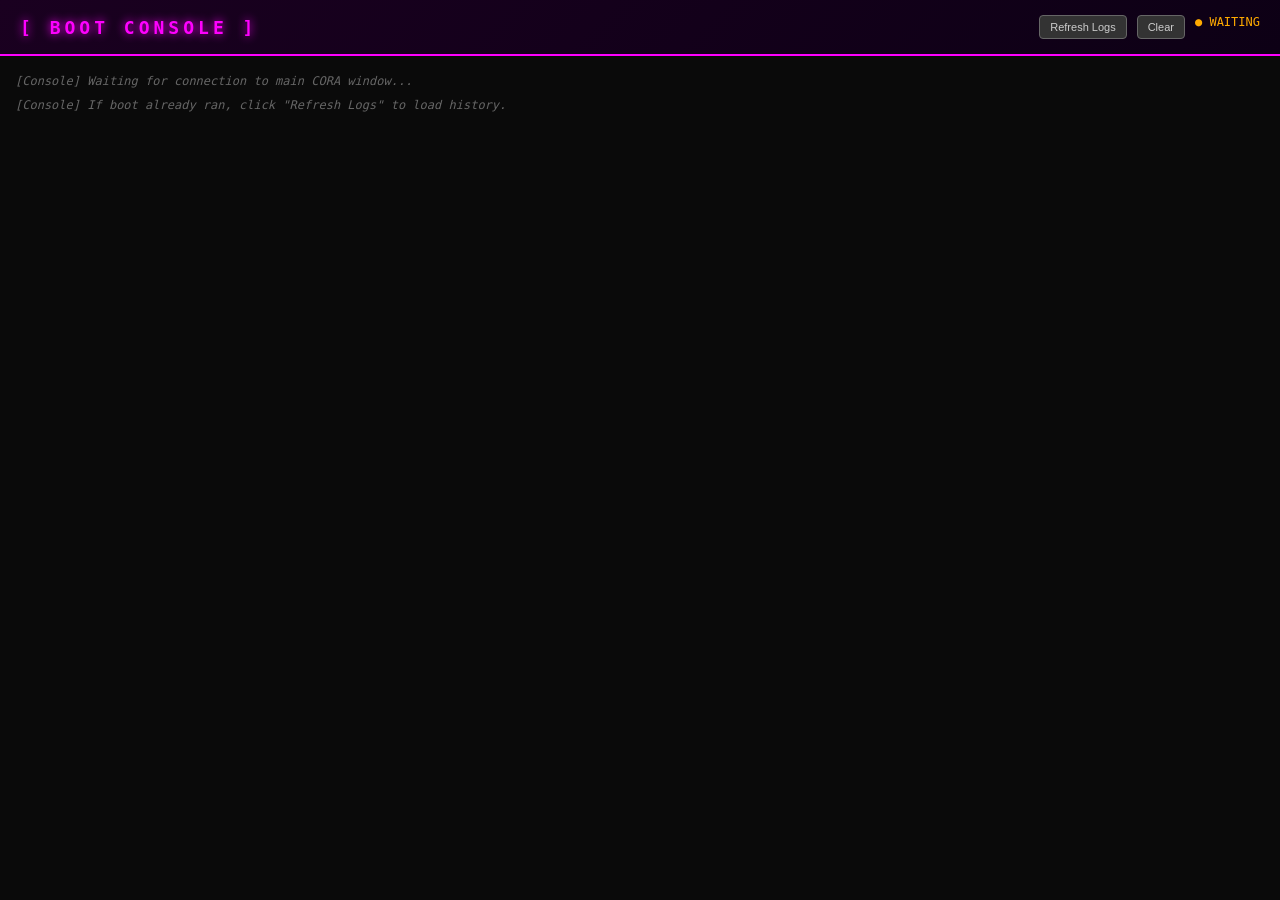
<file: web/console.html>
<!DOCTYPE html>
<html lang="en">
<head>
    <meta charset="UTF-8">
    <meta name="viewport" content="width=device-width, initial-scale=1.0">
    <title>C.O.R.A - Boot Console</title>
    <style>
        * { margin: 0; padding: 0; box-sizing: border-box; }
        body {
            font-family: 'Consolas', 'Monaco', monospace;
            background: #0a0a0a;
            color: #e0e0e0;
            height: 100vh;
            overflow: hidden;
        }
        .header {
            background: linear-gradient(135deg, #1a0020 0%, #0d0015 100%);
            border-bottom: 2px solid #ff00ff;
            padding: 15px 20px;
            display: flex;
            justify-content: space-between;
            align-items: center;
        }
        .header h1 {
            color: #ff00ff;
            font-size: 18px;
            text-shadow: 0 0 10px #ff00ff;
            letter-spacing: 4px;
        }
        .header .status {
            color: #ffaa00;
            font-size: 12px;
        }
        .header .status.live {
            color: #00ff88;
        }
        .controls {
            display: flex;
            gap: 10px;
        }
        .controls button {
            background: #333;
            border: 1px solid #666;
            color: #ccc;
            padding: 5px 10px;
            border-radius: 4px;
            cursor: pointer;
            font-size: 11px;
        }
        .controls button:hover {
            background: #444;
        }
        .log-container {
            height: calc(100vh - 60px);
            overflow-y: auto;
            padding: 15px;
            font-size: 12px;
            line-height: 1.8;
        }
        .log-container::-webkit-scrollbar { width: 8px; }
        .log-container::-webkit-scrollbar-track { background: #0a0a0a; }
        .log-container::-webkit-scrollbar-thumb { background: #302050; }
        .log-line { margin-bottom: 2px; }
        .log-phase { color: #ff00ff; font-weight: bold; margin-top: 15px; }
        .log-ok { color: #00ff88; }
        .log-warn { color: #ffaa00; }
        .log-fail { color: #ff4444; }
        .log-info { color: #888; }
        .log-system { color: #00ffff; }
        .log-cora { color: #ff69b4; font-weight: bold; }
        .welcome { color: #666; font-style: italic; }
    </style>
</head>
<body>
    <div class="header">
        <h1>[ BOOT CONSOLE ]</h1>
        <div class="controls">
            <button onclick="requestHistory()">Refresh Logs</button>
            <button onclick="clearLogs()">Clear</button>
            <span class="status" id="status">● WAITING</span>
        </div>
    </div>
    <div class="log-container" id="logContainer">
        <div class="log-line welcome">[Console] Waiting for connection to main CORA window...</div>
        <div class="log-line welcome">[Console] If boot already ran, click "Refresh Logs" to load history.</div>
    </div>

    <script>
        const logContainer = document.getElementById('logContainer');
        const status = document.getElementById('status');

        function addLog(text, logType) {
            const line = document.createElement('div');
            line.className = `log-line log-${logType}`;
            line.textContent = text;
            if (logType === 'phase') {
                line.style.marginTop = '10px';
            }
            logContainer.appendChild(line);
            logContainer.scrollTop = logContainer.scrollHeight;
        }

        // Listen for messages from main window via postMessage
        window.addEventListener('message', (e) => {
            if (e.data.type === 'log') {
                addLog(e.data.text, e.data.logType);
                status.textContent = '● LIVE';
                status.className = 'status live';
            } else if (e.data.type === 'clear') {
                logContainer.innerHTML = '';
            } else if (e.data.type === 'history') {
                logContainer.innerHTML = '';
                if (e.data.logs && e.data.logs.length > 0) {
                    e.data.logs.forEach(log => addLog(log.text, log.logType));
                    status.textContent = '● SYNCED';
                    status.className = 'status live';
                } else {
                    addLog('[Console] No log history available. Start a new boot to see logs.', 'info');
                }
            } else if (e.data.type === 'pong') {
                status.textContent = '● CONNECTED';
                status.className = 'status live';
            }
        });

        function requestHistory() {
            // Try postMessage to opener
            if (window.opener && !window.opener.closed) {
                window.opener.postMessage({ type: 'requestHistory' }, '*');
                status.textContent = '● REQUESTING...';
            } else {
                // Fallback - try to load from localStorage
                loadFromStorage();
            }
        }

        function loadFromStorage() {
            const savedLogs = localStorage.getItem('cora_log_history');
            if (savedLogs) {
                try {
                    const logs = JSON.parse(savedLogs);
                    if (logs.length > 0) {
                        logContainer.innerHTML = '';
                        logs.forEach(log => addLog(log.text, log.logType));
                        status.textContent = '● LOADED FROM STORAGE';
                        status.className = 'status live';
                        return true;
                    }
                } catch (e) {}
            }
            return false;
        }

        function clearLogs() {
            logContainer.innerHTML = '';
            addLog('[Console] Logs cleared locally.', 'info');
        }

        // Listen for localStorage changes (live updates fallback)
        window.addEventListener('storage', (e) => {
            if (e.key === 'cora_console_log') {
                try {
                    const data = JSON.parse(e.newValue);
                    if (data && data.type === 'log') {
                        addLog(data.text, data.logType);
                        status.textContent = '● LIVE';
                        status.className = 'status live';
                    }
                } catch (err) {}
            }
        });

        // On load
        window.addEventListener('load', () => {
            // Try to load from localStorage first
            if (loadFromStorage()) {
                return;
            }

            // Try to ping opener window
            if (window.opener && !window.opener.closed) {
                window.opener.postMessage({ type: 'ping' }, '*');
                window.opener.postMessage({ type: 'requestHistory' }, '*');
            }
        });

        console.log('Console window ready - waiting for logs from main window');
    </script>
</body>
</html>
</file>
<file: web/css/cora.css>
:root {
    --bg-main: #0a0a0a;
    --bg-panel: #12121a;
    --bg-darker: #08080c;
    --border-color: #302050;
    --text-main: #e0e0e0;
    --text-dim: #888;
    --accent-magenta: #ff00ff;
    --accent-cyan: #00ffff;
    --ok-color: #00ff88;
    --warn-color: #ffaa00;
    --fail-color: #ff4444;
    --pending-color: #666;
}

* { margin: 0; padding: 0; box-sizing: border-box; }

body {
    font-family: 'Consolas', 'Monaco', monospace;
    background: var(--bg-main);
    color: var(--text-main);
    height: 100vh;
    overflow: hidden;
}

/* Two Column Layout - matches desktop boot_display.py */
.container {
    display: grid;
    grid-template-columns: 400px 1fr;
    height: 100vh;
    gap: 0;
    transition: grid-template-columns 0.3s ease;
}

/* Fullscreen mode - console only */
.container.fullscreen-console {
    grid-template-columns: 0 1fr;
}
.container.fullscreen-console .left-panel {
    display: none;
}

/* Fullscreen mode - status only */
.container.fullscreen-status {
    grid-template-columns: 1fr 0;
}
.container.fullscreen-status .right-panel {
    display: none;
}

/* Toggle button */
.toggle-btn {
    position: fixed;
    top: 10px;
    right: 10px;
    z-index: 100;
    background: rgba(20, 20, 30, 0.9);
    border: 1px solid var(--accent-magenta);
    color: var(--accent-magenta);
    padding: 8px 12px;
    border-radius: 4px;
    cursor: pointer;
    font-family: inherit;
    font-size: 11px;
}
.toggle-btn:hover {
    background: var(--accent-magenta);
    color: #000;
}

/* Left Panel */
.left-panel {
    background: var(--bg-panel);
    border-right: 1px solid var(--border-color);
    display: flex;
    flex-direction: column;
    overflow: hidden;
}

/* Header */
.header {
    background: linear-gradient(135deg, #1a0020 0%, #0d0015 100%);
    border-bottom: 2px solid var(--accent-magenta);
    padding: 15px;
    text-align: center;
}

.header h1 {
    font-size: 32px;
    color: var(--accent-magenta);
    text-shadow: 0 0 15px var(--accent-magenta);
    letter-spacing: 8px;
}

.header .subtitle {
    font-size: 10px;
    color: var(--text-dim);
    margin-top: 5px;
}

.header .version {
    font-size: 11px;
    color: var(--accent-cyan);
    margin-top: 3px;
}

/* Waveform - EXACT match to boot_display.py */
.waveform-container {
    background: #0a0a0a;
    border: 1px solid #302050;
    margin: 10px;
    border-radius: 4px;
    position: relative;
}

.waveform-label {
    position: absolute;
    top: 5px;
    left: 10px;
    font-size: 9px;
    color: #666;
    z-index: 1;
}

#waveformCanvas {
    width: 100%;
    height: 100px;
    display: block;
}

/* Speech Text - EXACT like desktop boot_display.py */
.speech-container {
    background: linear-gradient(180deg, #1a0020 0%, #0d0010 100%);
    border-bottom: 2px solid var(--accent-magenta);
    padding: 15px;
    min-height: 80px;
}

.speech-label {
    font-size: 10px;
    color: var(--accent-cyan);
    margin-bottom: 8px;
    letter-spacing: 2px;
}

#speechText {
    font-size: 14px;
    color: var(--accent-magenta);
    font-style: italic;
    line-height: 1.5;
    text-shadow: 0 0 10px rgba(255, 0, 255, 0.3);
    min-height: 42px;
}

.tts-notice {
    font-size: 9px;
    color: #555;
    margin-top: 8px;
    font-style: normal;
}

.tts-notice a {
    color: var(--accent-cyan);
    text-decoration: none;
}

/* Progress Bar */
.progress-container {
    padding: 10px 15px;
    background: var(--bg-darker);
    border-bottom: 1px solid var(--border-color);
}

.progress-bar {
    height: 6px;
    background: #1a1a2a;
    border-radius: 3px;
    overflow: hidden;
}

.progress-fill {
    height: 100%;
    background: linear-gradient(90deg, var(--accent-magenta), var(--accent-cyan));
    width: 0%;
    transition: width 0.3s ease;
}

.progress-text {
    font-size: 10px;
    color: var(--text-dim);
    margin-top: 5px;
    text-align: center;
}

/* Phases */
.phases-container {
    padding: 10px;
    background: var(--bg-panel);
    border-bottom: 1px solid var(--border-color);
    max-height: 260px;
    overflow-y: auto;
}

.phases-header {
    font-size: 10px;
    color: var(--accent-cyan);
    text-align: center;
    margin-bottom: 8px;
}

.phases-grid {
    display: grid;
    grid-template-columns: 1fr 1fr;
    gap: 4px;
}

.phase-item {
    display: flex;
    align-items: center;
    gap: 6px;
    font-size: 10px;
    padding: 3px 5px;
    background: rgba(0,0,0,0.2);
    border-radius: 3px;
}

.phase-indicator {
    font-size: 10px;
    width: 14px;
    text-align: center;
}

.phase-indicator.pending { color: var(--pending-color); }
.phase-indicator.running { color: var(--accent-magenta); animation: pulse 1s infinite; }
.phase-indicator.ok { color: var(--ok-color); }
.phase-indicator.warn { color: var(--warn-color); }
.phase-indicator.fail { color: var(--fail-color); }

@keyframes pulse {
    0%, 100% { opacity: 1; text-shadow: 0 0 5px var(--accent-magenta); }
    50% { opacity: 0.5; }
}

/* Stats */
.stats-section {
    flex: 1;
    overflow-y: auto;
    padding: 10px;
}

.stats-panel {
    background: var(--bg-darker);
    border: 1px solid var(--border-color);
    border-radius: 4px;
    padding: 10px;
    margin-bottom: 10px;
}

.stats-header {
    font-size: 10px;
    color: var(--accent-cyan);
    text-align: center;
    margin-bottom: 8px;
}

.stats-grid {
    display: grid;
    grid-template-columns: 1fr 1fr;
    gap: 6px;
}

.stat-item {
    display: flex;
    justify-content: space-between;
    font-size: 11px;
}

.stat-label { color: var(--text-dim); }
.stat-value { color: var(--ok-color); font-weight: bold; }
.stat-value.warn { color: var(--warn-color); }
.stat-value.na { color: var(--text-dim); font-weight: normal; }

.web-notice {
    background: #1a1020;
    border: 1px solid #402050;
    border-radius: 4px;
    padding: 10px;
    margin-top: 10px;
    font-size: 10px;
    text-align: center;
}

.web-notice-title {
    color: var(--warn-color);
    font-weight: bold;
    margin-bottom: 5px;
}

.web-notice a {
    color: var(--accent-cyan);
    text-decoration: none;
}

/* Right Panel - Log */
.right-panel {
    background: var(--bg-main);
    display: flex;
    flex-direction: column;
    overflow: hidden;
}

.log-header {
    background: var(--bg-panel);
    border-bottom: 1px solid var(--border-color);
    padding: 10px 15px;
    font-size: 12px;
    color: var(--accent-cyan);
}

.log-container {
    flex: 1;
    overflow-y: auto;
    padding: 10px 15px;
    font-size: 11px;
    line-height: 1.6;
}

/* Setup Terminal Panel (start.bat/CORA.bat view) */
.setup-terminal {
    position: fixed;
    top: 0;
    left: 0;
    right: 0;
    bottom: 0;
    width: 100vw;
    height: 100vh;
    background: #000;
    z-index: 9999;
    display: flex;
    flex-direction: column;
    font-family: 'Consolas', 'Monaco', 'Courier New', monospace;
    border: 3px solid #ff00ff;
}

.setup-terminal .log-header {
    background: linear-gradient(90deg, #002020 0%, #001515 100%);
    border-bottom: 2px solid #00ffff;
    color: #00ffff;
    font-weight: bold;
}

.setup-terminal .log-container {
    flex: 1;
    background: #000;
    padding: 20px;
    font-size: 13px;
    line-height: 1.8;
    overflow-y: auto;
}

.log-line { margin-bottom: 2px; }
.log-phase { color: var(--accent-magenta); font-weight: bold; margin-top: 10px; }
.log-ok { color: var(--ok-color); }
.log-warn { color: var(--warn-color); }
.log-fail { color: var(--fail-color); }
.log-info { color: var(--text-dim); }
.log-system { color: var(--accent-cyan); }
.log-cora { color: #ff69b4; font-weight: bold; }  /* Hot pink for CORA speech */

/* Chat - always visible in main view */
.chat-section {
    display: block;
    border-top: 1px solid var(--border-color);
    padding: 15px;
    background: var(--bg-panel);
}

.chat-input-container {
    display: flex;
    gap: 10px;
}

#chatInput {
    flex: 1;
    background: var(--bg-darker);
    border: 1px solid var(--border-color);
    border-radius: 4px;
    padding: 10px;
    color: var(--text-main);
    font-family: inherit;
    font-size: 13px;
}

#chatInput:focus {
    outline: none;
    border-color: var(--accent-magenta);
}

#sendBtn {
    background: linear-gradient(135deg, var(--accent-magenta), #aa00aa);
    border: none;
    border-radius: 4px;
    padding: 10px 20px;
    color: white;
    font-weight: bold;
    cursor: pointer;
}

/* Modals */
.modal-overlay {
    display: none;
    position: fixed;
    top: 0; left: 0; right: 0; bottom: 0;
    background: rgba(0,0,0,0.9);
    z-index: 1000;
    align-items: center;
    justify-content: center;
}

.modal-overlay.visible { display: flex; }

.modal {
    background: var(--bg-panel);
    border: 2px solid var(--accent-magenta);
    border-radius: 8px;
    padding: 30px;
    max-width: 500px;
    width: 90%;
}

.modal h2 {
    color: var(--accent-magenta);
    margin-bottom: 20px;
    text-align: center;
}

.modal-field {
    margin-bottom: 20px;
}

.modal-field label {
    display: block;
    margin-bottom: 8px;
    color: var(--text-main);
}

.modal-field input {
    width: 100%;
    padding: 10px;
    background: var(--bg-darker);
    border: 1px solid var(--border-color);
    border-radius: 4px;
    color: var(--text-main);
    font-family: inherit;
}

.modal-field a {
    color: var(--accent-cyan);
    font-size: 12px;
}

.modal-btn {
    width: 100%;
    padding: 12px;
    background: var(--accent-magenta);
    border: none;
    border-radius: 4px;
    color: white;
    font-weight: bold;
    cursor: pointer;
    margin-top: 10px;
}

.gate-overlay {
    display: none;
    position: fixed;
    top: 0; left: 0; right: 0; bottom: 0;
    background: rgba(0,0,0,0.95);
    z-index: 999;
    align-items: center;
    justify-content: center;
}

.gate-overlay.visible { display: flex; }

.gate-box {
    background: #1a0000;
    border: 2px solid var(--fail-color);
    border-radius: 8px;
    padding: 30px;
    max-width: 500px;
    text-align: center;
}

.gate-box h2 {
    color: var(--fail-color);
    margin-bottom: 15px;
}

.gate-box pre {
    background: #0a0a0a;
    padding: 15px;
    border-radius: 4px;
    text-align: left;
    margin: 15px 0;
    color: var(--accent-cyan);
}

.gate-box button {
    padding: 12px 30px;
    background: var(--accent-cyan);
    border: none;
    border-radius: 4px;
    color: black;
    font-weight: bold;
    cursor: pointer;
    margin-top: 15px;
}
</file>
